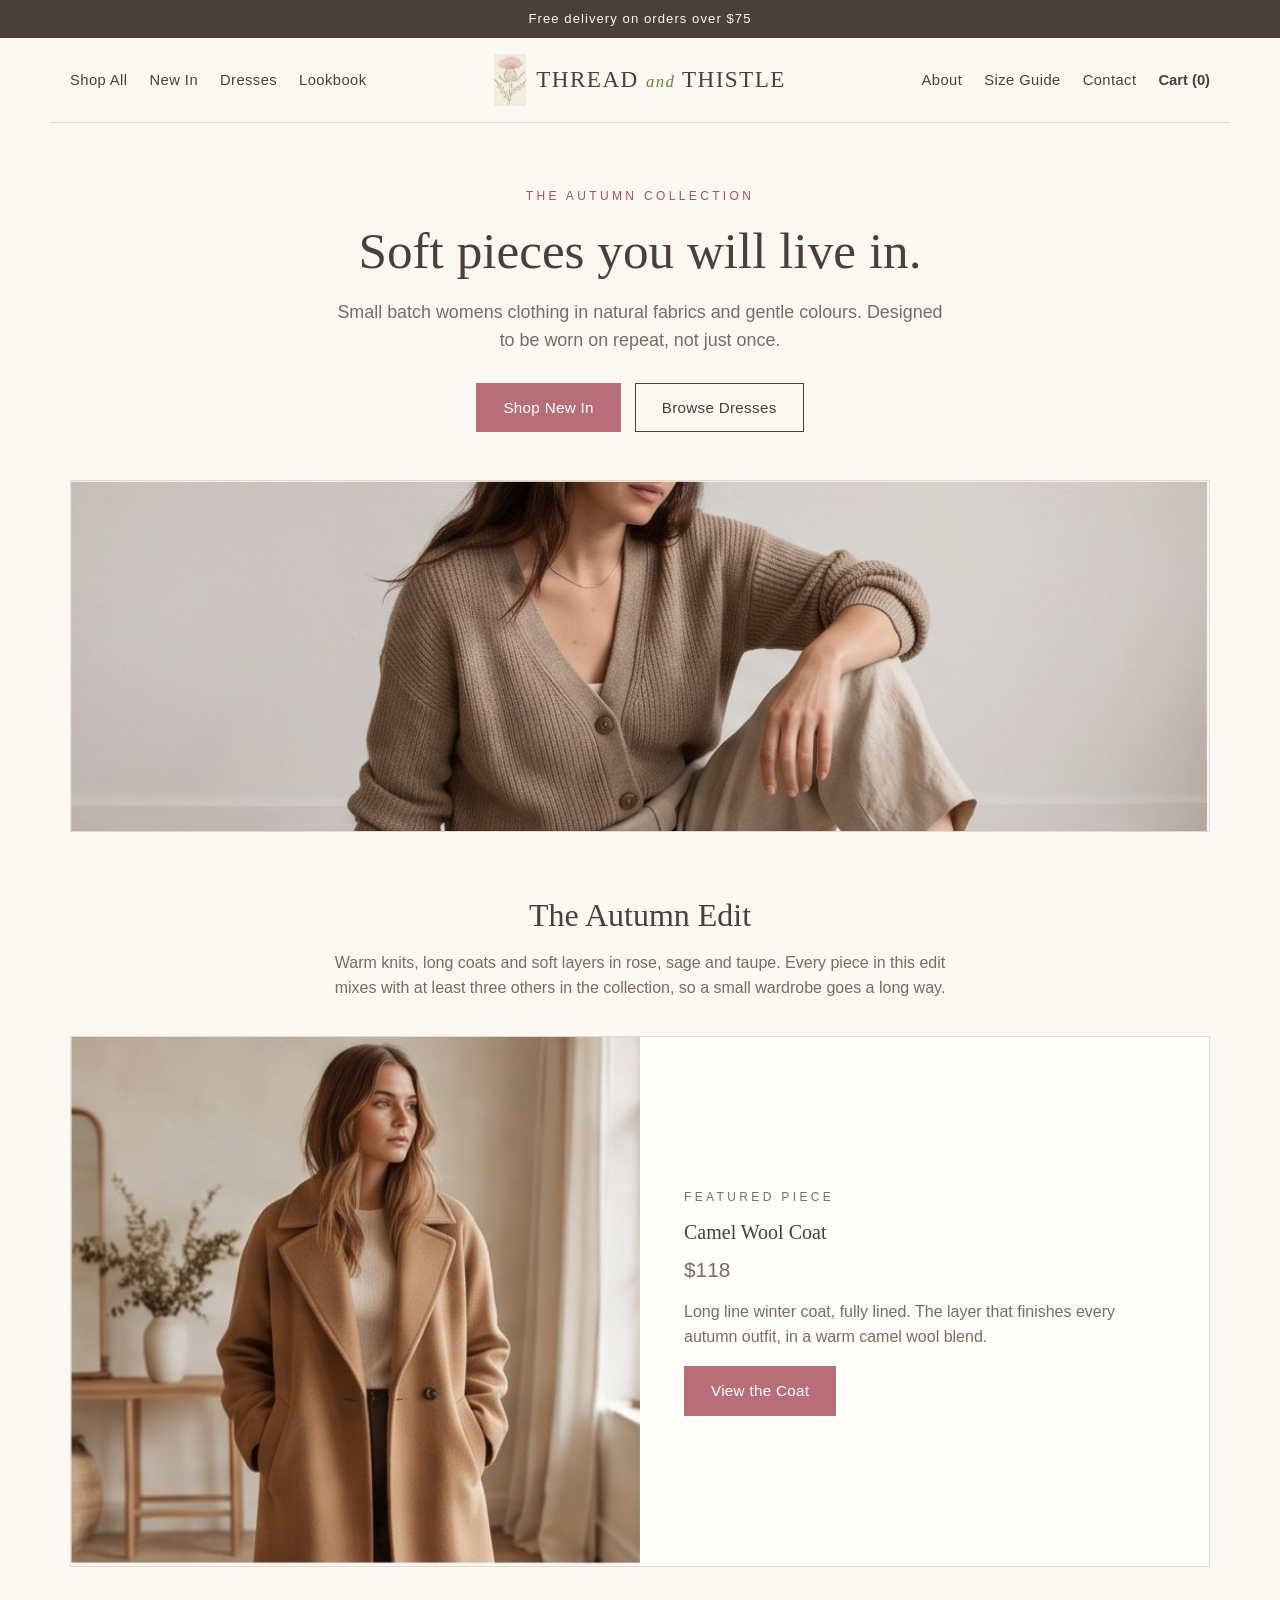
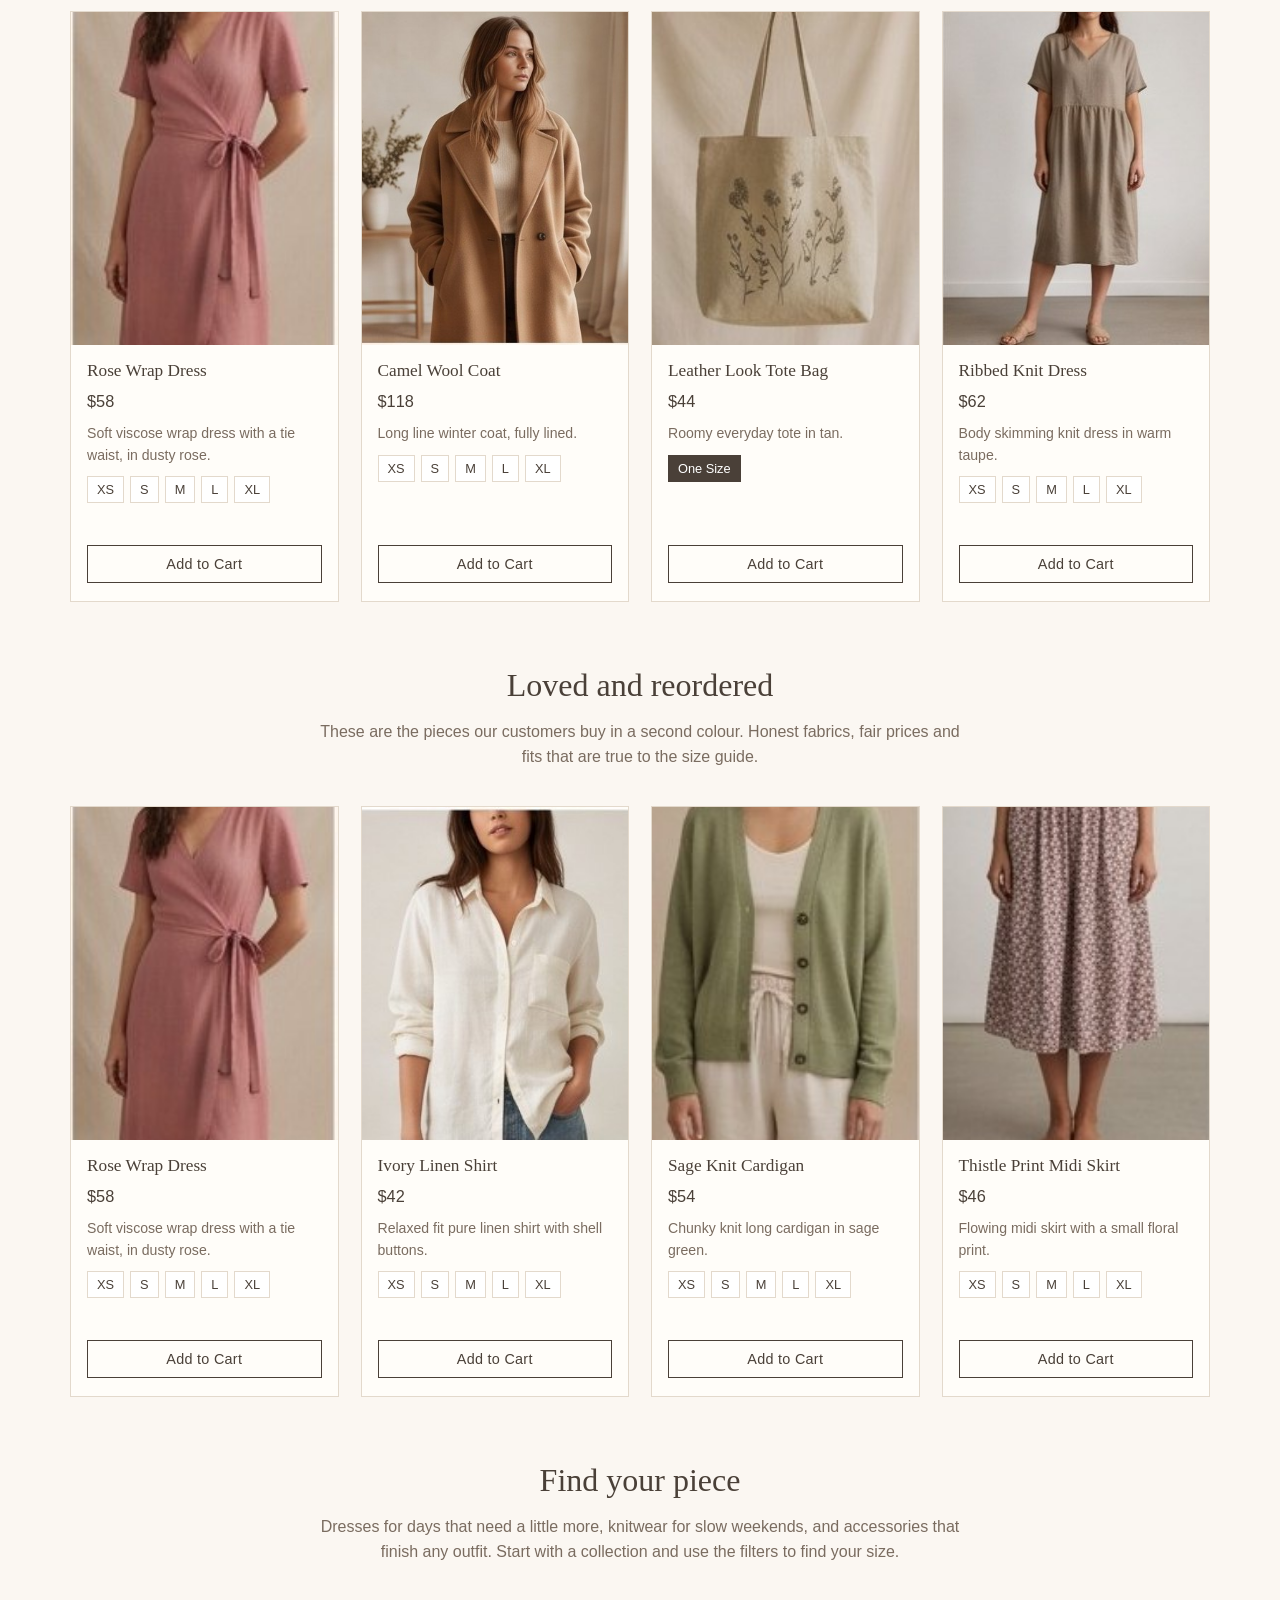
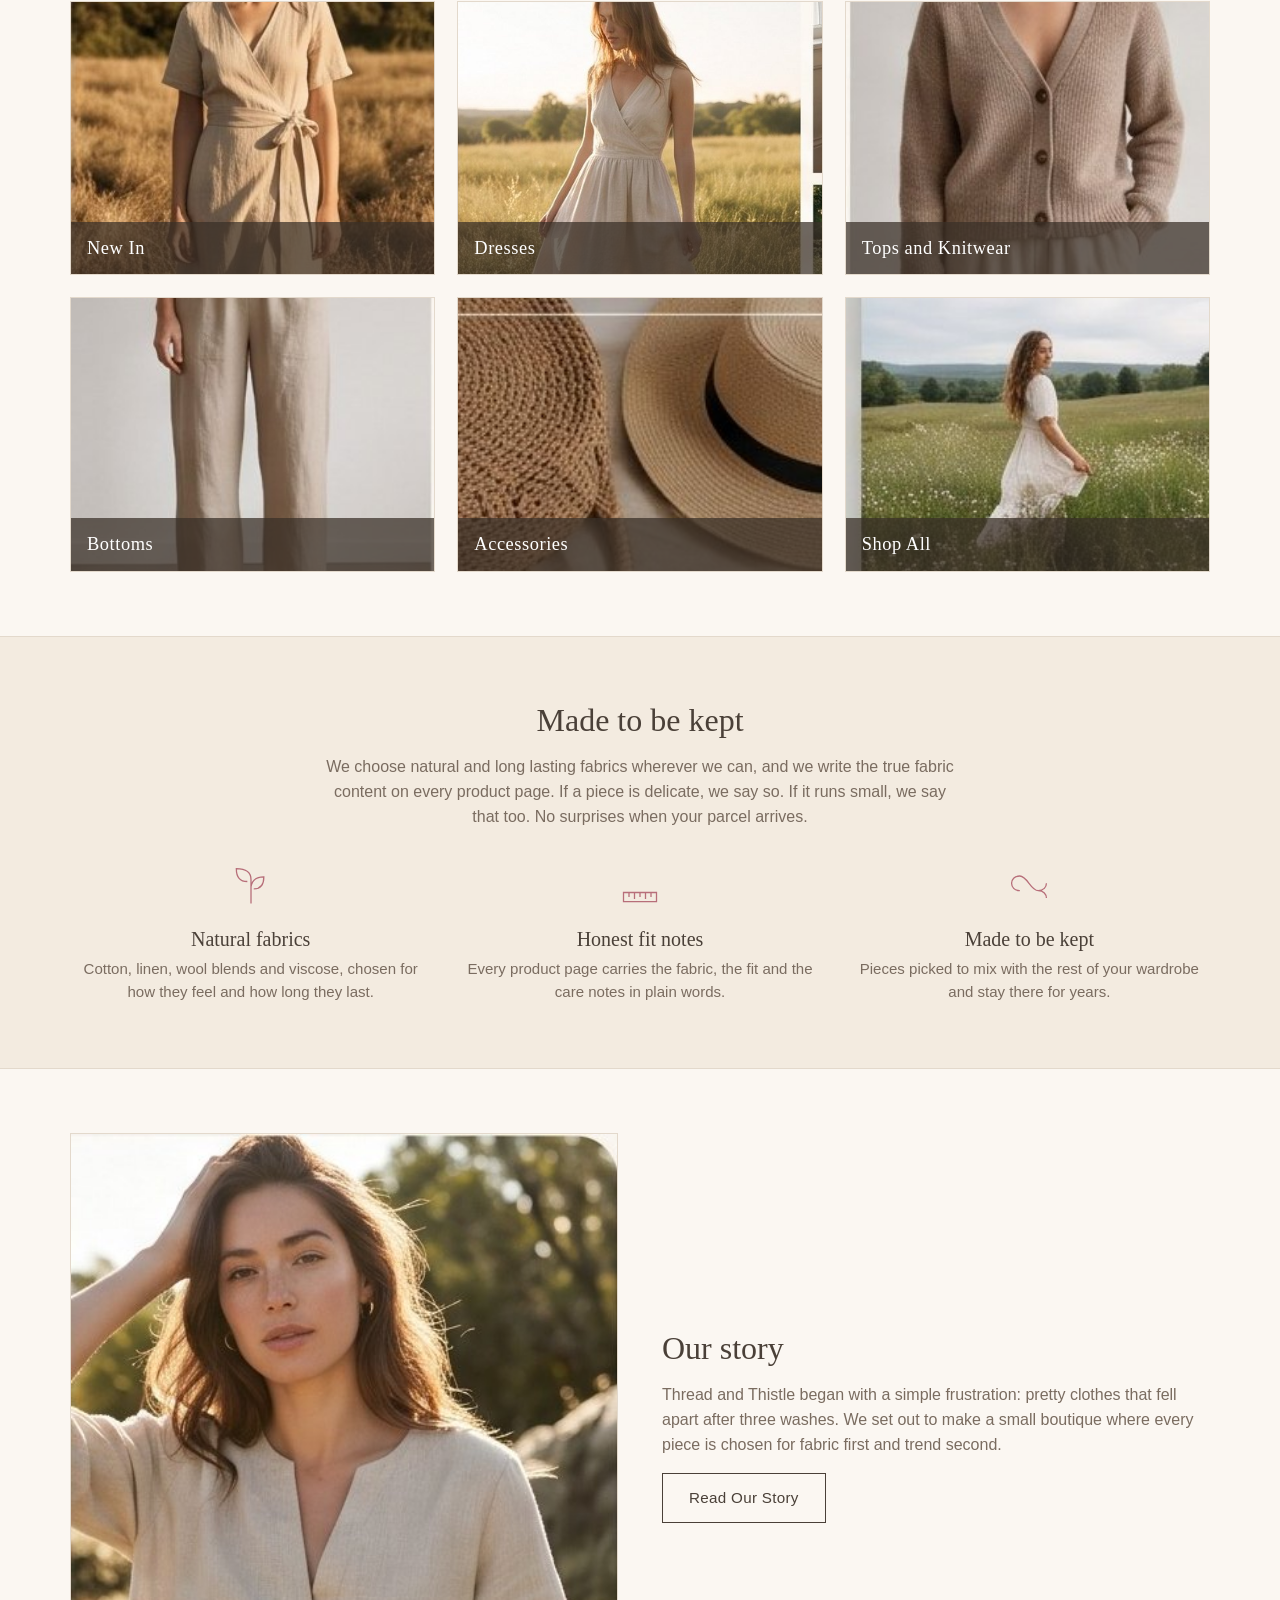
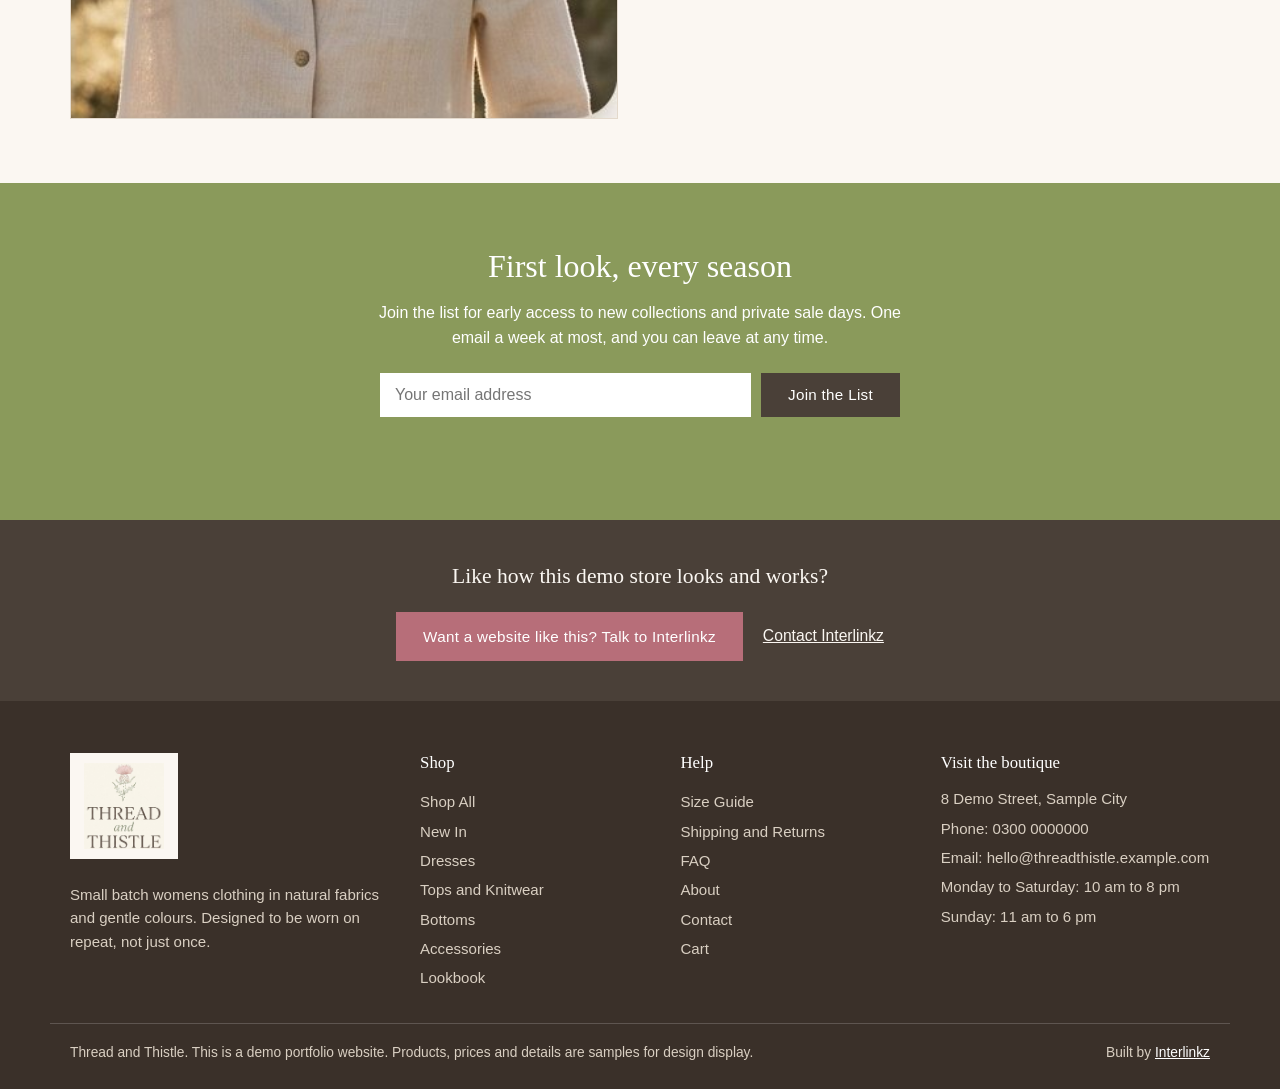
<file: index.html>
<!DOCTYPE html>
<html lang="en">
<head>
<meta charset="UTF-8">
<meta name="viewport" content="width=device-width, initial-scale=1">
<title>Home | Thread and Thistle</title>
<meta name="description" content="Thread and Thistle, a small womens fashion boutique. Soft pieces in natural fabrics and gentle colours. Demo portfolio website.">
<link rel="icon" type="image/png" href="favicon.png">
<link rel="stylesheet" href="css/style.css">
</head>
<body>
<div class="announce">Free delivery on orders over $75</div>
<header class="site-header">
  <button class="nav-toggle" type="button" aria-label="Open menu" aria-expanded="false">
    <svg width="22" height="16" viewBox="0 0 22 16" aria-hidden="true"><path d="M1 1h20M1 8h20M1 15h20" stroke="#4A4038" stroke-width="1.8"/></svg>
  </button>
  <nav class="nav nav-left" aria-label="Shop">
    <a href="shop.html">Shop All</a>
    <a href="collection.html?c=new-in">New In</a>
    <a href="collection.html?c=dresses">Dresses</a>
    <a href="lookbook.html">Lookbook</a>
  </nav>
  <a class="brand" href="index.html" aria-label="Thread and Thistle, home">
    <img class="brand-mark" src="images/logo-mark.jpg" alt="Thread and Thistle thistle mark">
    <span class="brand-name">THREAD <em>and</em> THISTLE</span>
  </a>
  <div class="header-right">
    <nav class="nav nav-right" aria-label="Help and about">
      <a href="about.html">About</a>
      <a href="size-guide.html">Size Guide</a>
      <a href="contact.html">Contact</a>
    </nav>
    <a class="cart-link" href="cart.html">Cart (<span data-cart-count>0</span>)</a>
  </div>
</header>
<nav class="mobile-nav" aria-label="Mobile">
  <a href="shop.html">Shop All</a>
  <a href="collection.html?c=new-in">New In</a>
  <a href="collection.html?c=dresses">Dresses</a>
  <a href="collection.html?c=tops-knitwear">Tops and Knitwear</a>
  <a href="collection.html?c=bottoms">Bottoms</a>
  <a href="collection.html?c=accessories">Accessories</a>
  <a href="lookbook.html">Lookbook</a>
  <a href="about.html">About</a>
  <a href="size-guide.html">Size Guide</a>
  <a href="faq.html">FAQ</a>
  <a href="contact.html">Contact</a>
  <a href="cart.html">Cart</a>
</nav>

<main>
  <section class="hero">
    <p class="eyebrow">The Autumn Collection</p>
    <h1>Soft pieces you will live in.</h1>
    <p class="sub">Small batch womens clothing in natural fabrics and gentle colours. Designed to be worn on repeat, not just once.</p>
    <div class="hero-actions">
      <a class="btn btn-rose" href="collection.html?c=new-in">Shop New In</a>
      <a class="btn btn-outline" href="collection.html?c=dresses">Browse Dresses</a>
    </div>
  </section>
  <div class="hero-photo"><img src="images/hero.jpg" alt="Model wearing a soft taupe knit cardigan" fetchpriority="high"></div>

  <section class="section">
    <div class="wrap">
      <div class="section-head">
        <h2>The Autumn Edit</h2>
        <p>Warm knits, long coats and soft layers in rose, sage and taupe. Every piece in this edit mixes with at least three others in the collection, so a small wardrobe goes a long way.</p>
      </div>
      <div class="feature-block">
        <img src="images/p-camel-wool-coat.jpg" alt="Camel Wool Coat worn by a model">
        <div class="feature-text">
          <p class="eyebrow">Featured piece</p>
          <h3>Camel Wool Coat</h3>
          <p class="price">$118</p>
          <p>Long line winter coat, fully lined. The layer that finishes every autumn outfit, in a warm camel wool blend.</p>
          <a class="btn btn-rose" href="product.html?id=6">View the Coat</a>
        </div>
      </div>
      <div class="grid" id="home-newin"></div>
    </div>
  </section>

  <section class="section" style="padding-top:0">
    <div class="wrap">
      <div class="section-head">
        <h2>Loved and reordered</h2>
        <p>These are the pieces our customers buy in a second colour. Honest fabrics, fair prices and fits that are true to the size guide.</p>
      </div>
      <div class="grid" id="home-best"></div>
    </div>
  </section>

  <section class="section" style="padding-top:0" id="collections">
    <div class="wrap">
      <div class="section-head">
        <h2>Find your piece</h2>
        <p>Dresses for days that need a little more, knitwear for slow weekends, and accessories that finish any outfit. Start with a collection and use the filters to find your size.</p>
      </div>
      <div class="tiles">
        <a class="tile" href="collection.html?c=new-in"><img src="images/tile-new-in.jpg" alt="New In pieces"><span>New In</span></a>
        <a class="tile" href="collection.html?c=dresses"><img src="images/tile-dresses.jpg" alt="Dresses collection"><span>Dresses</span></a>
        <a class="tile" href="collection.html?c=tops-knitwear"><img src="images/tile-knitwear.jpg" alt="Tops and knitwear collection"><span>Tops and Knitwear</span></a>
        <a class="tile" href="collection.html?c=bottoms"><img src="images/tile-bottoms.jpg" alt="Bottoms collection"><span>Bottoms</span></a>
        <a class="tile" href="collection.html?c=accessories"><img src="images/tile-accessories.jpg" alt="Accessories collection"><span>Accessories</span></a>
        <a class="tile" href="shop.html"><img src="images/look-4.jpg" alt="Shop all pieces"><span>Shop All</span></a>
      </div>
    </div>
  </section>

  <section class="section promise">
  <div class="wrap">
    <div class="section-head">
      <h2>Made to be kept</h2>
      <p>We choose natural and long lasting fabrics wherever we can, and we write the true fabric content on every product page. If a piece is delicate, we say so. If it runs small, we say that too. No surprises when your parcel arrives.</p>
    </div>
    <div class="promise-grid">
      <div class="promise-item">
        <svg viewBox="0 0 48 48" aria-hidden="true"><path d="M24 42c0-10 0-18 0-26M24 16C24 8 18 4 8 4c0 10 4 14 12 14M24 24c1-7 6-11 14-11 0 8-3 13-11 13"/></svg>
        <h3>Natural fabrics</h3>
        <p>Cotton, linen, wool blends and viscose, chosen for how they feel and how long they last.</p>
      </div>
      <div class="promise-item">
        <svg viewBox="0 0 48 48" aria-hidden="true"><path d="M6 30h36v10H6zM12 30v5M18 30v7M24 30v5M30 30v7M36 30v5"/></svg>
        <h3>Honest fit notes</h3>
        <p>Every product page carries the fabric, the fit and the care notes in plain words.</p>
      </div>
      <div class="promise-item">
        <svg viewBox="0 0 48 48" aria-hidden="true"><path d="M14 24c-6 0-9-4-9-8s3-8 9-8c8 0 12 16 20 16 6 0 9-4 9-8M34 24c6 0 9 4 9 8" transform="translate(0 4)"/></svg>
        <h3>Made to be kept</h3>
        <p>Pieces picked to mix with the rest of your wardrobe and stay there for years.</p>
      </div>
    </div>
  </div>
</section>

  <section class="section">
    <div class="wrap story">
      <img src="images/about.jpg" alt="Model in a natural linen shirt outdoors">
      <div>
        <h2>Our story</h2>
        <p>Thread and Thistle began with a simple frustration: pretty clothes that fell apart after three washes. We set out to make a small boutique where every piece is chosen for fabric first and trend second.</p>
        <a class="btn btn-outline" href="about.html">Read Our Story</a>
      </div>
    </div>
  </section>

  <section class="section newsletter">
  <div class="wrap">
    <h2>First look, every season</h2>
    <p>Join the list for early access to new collections and private sale days. One email a week at most, and you can leave at any time.</p>
    <form class="newsletter-form" novalidate>
      <input type="email" name="email" placeholder="Your email address" aria-label="Email address" required>
      <button class="btn" type="submit">Join the List</button>
    </form>
    <p class="msg" data-news-msg aria-live="polite"></p>
  </div>
</section>
</main>
<section class="lead-band">
  <p>Like how this demo store looks and works?</p>
  <div class="lead-band-actions">
    <a class="btn btn-rose" href="https://interlinkz.com/contact">Want a website like this? Talk to Interlinkz</a>
    <a class="lead-contact" href="https://interlinkz.com/contact">Contact Interlinkz</a>
  </div>
</section>
<footer class="site-footer">
  <div class="footer-grid">
    <div>
      <span class="footer-logo-card"><img src="images/logo-lockup.jpg" alt="Thread and Thistle logo"></span>
      <p>Small batch womens clothing in natural fabrics and gentle colours. Designed to be worn on repeat, not just once.</p>
    </div>
    <div>
      <h4>Shop</h4>
      <a href="shop.html">Shop All</a>
      <a href="collection.html?c=new-in">New In</a>
      <a href="collection.html?c=dresses">Dresses</a>
      <a href="collection.html?c=tops-knitwear">Tops and Knitwear</a>
      <a href="collection.html?c=bottoms">Bottoms</a>
      <a href="collection.html?c=accessories">Accessories</a>
      <a href="lookbook.html">Lookbook</a>
    </div>
    <div>
      <h4>Help</h4>
      <a href="size-guide.html">Size Guide</a>
      <a href="shipping-returns.html">Shipping and Returns</a>
      <a href="faq.html">FAQ</a>
      <a href="about.html">About</a>
      <a href="contact.html">Contact</a>
      <a href="cart.html">Cart</a>
    </div>
    <div>
      <h4>Visit the boutique</h4>
      <p>8 Demo Street, Sample City</p>
      <p>Phone: 0300 0000000</p>
      <p>Email: hello@threadthistle.example.com</p>
      <p>Monday to Saturday: 10 am to 8 pm</p>
      <p>Sunday: 11 am to 6 pm</p>
    </div>
  </div>
  <div class="footer-bottom">
    <p>Thread and Thistle. This is a demo portfolio website. Products, prices and details are samples for design display.</p>
    <p>Built by <a href="https://interlinkz.com">Interlinkz</a></p>
  </div>
</footer>
<script src="js/store.js"></script>
</body>
</html>
</file>
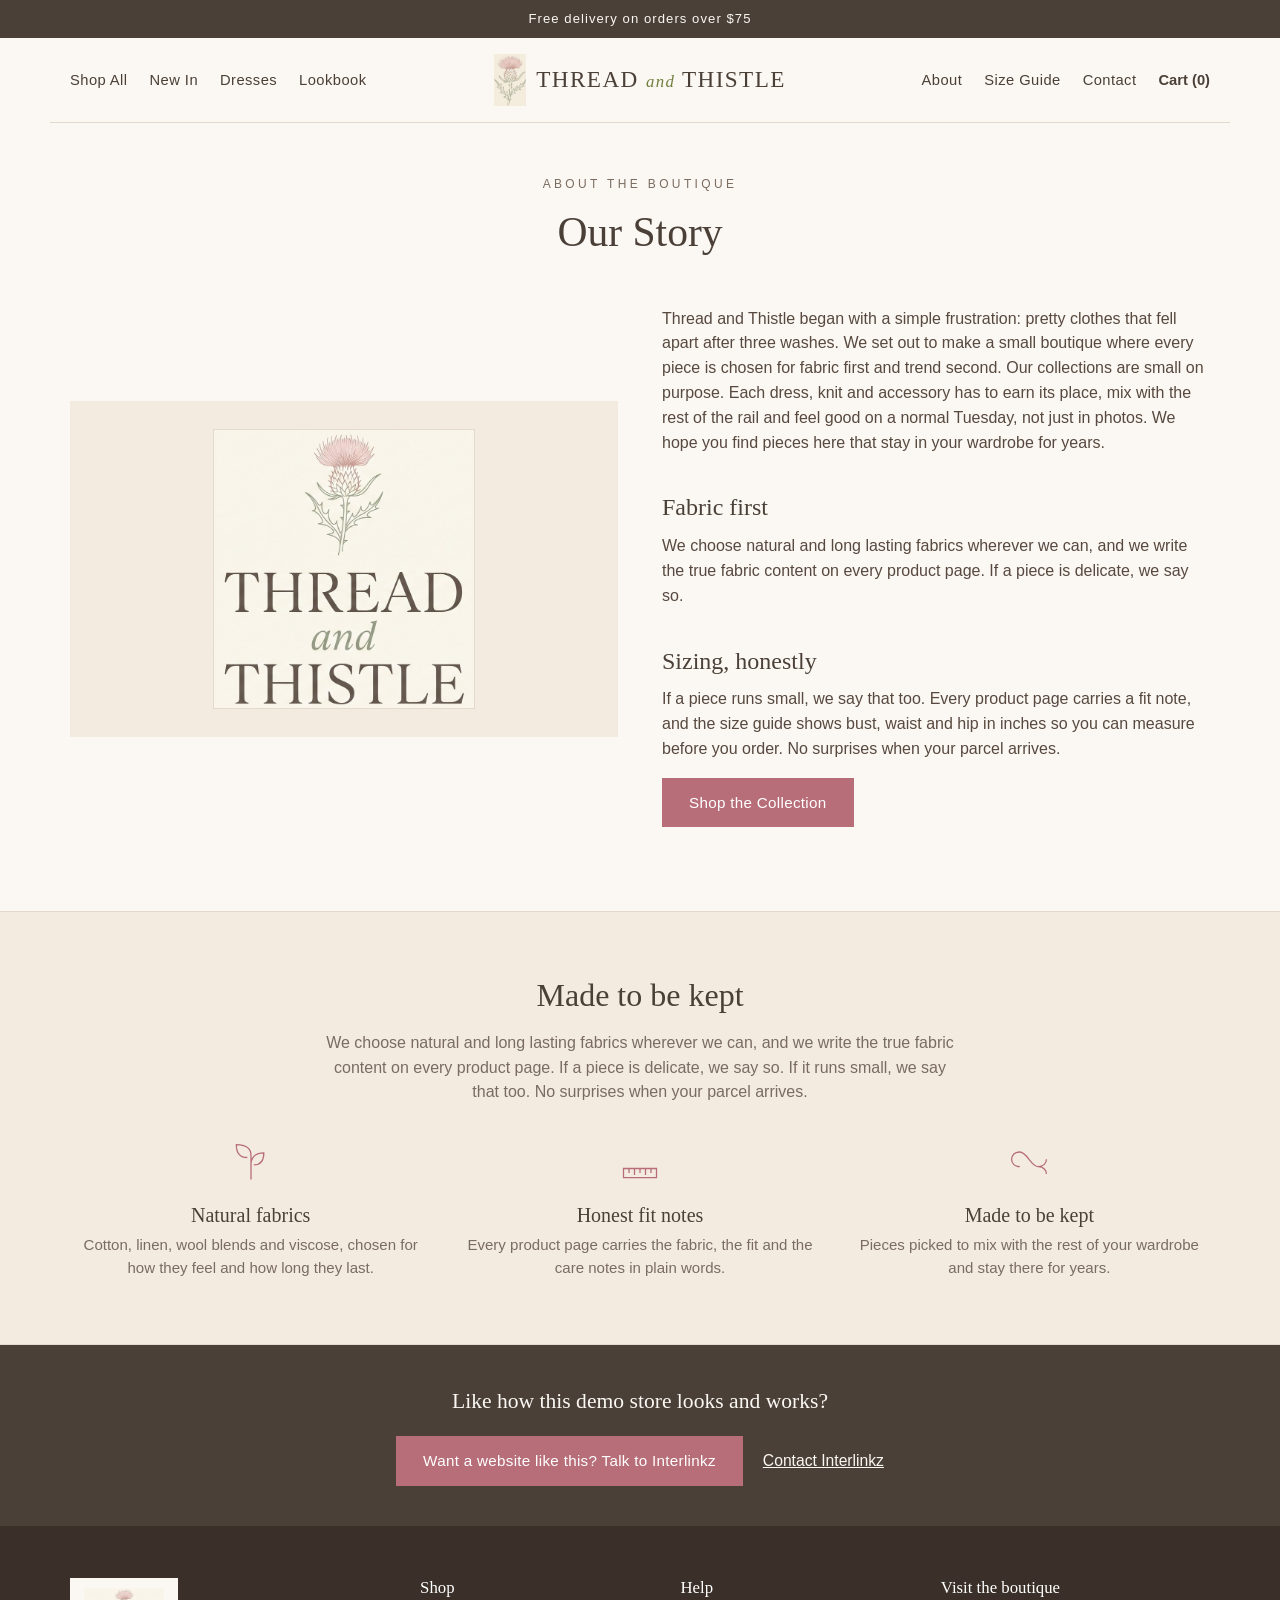
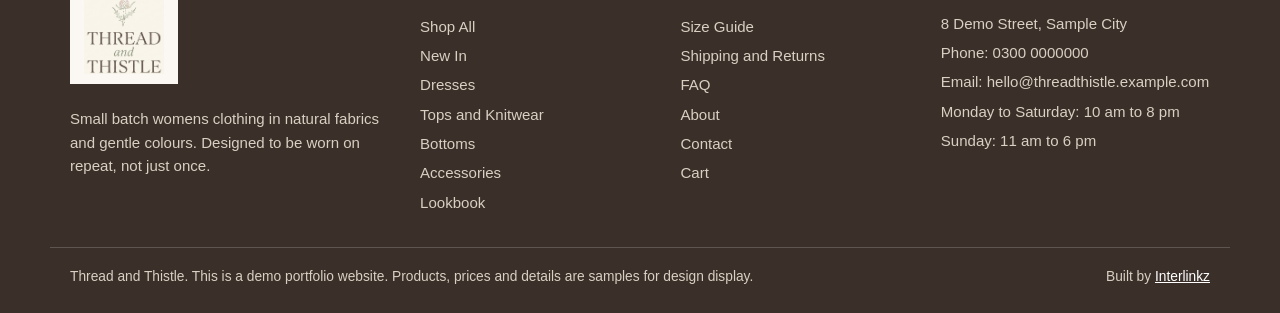
<file: about.html>
<!DOCTYPE html>
<html lang="en">
<head>
<meta charset="UTF-8">
<meta name="viewport" content="width=device-width, initial-scale=1">
<title>About | Thread and Thistle</title>
<meta name="description" content="Thread and Thistle, a small womens fashion boutique. Soft pieces in natural fabrics and gentle colours. Demo portfolio website.">
<link rel="icon" type="image/png" href="favicon.png">
<link rel="stylesheet" href="css/style.css">
</head>
<body>
<div class="announce">Free delivery on orders over $75</div>
<header class="site-header">
  <button class="nav-toggle" type="button" aria-label="Open menu" aria-expanded="false">
    <svg width="22" height="16" viewBox="0 0 22 16" aria-hidden="true"><path d="M1 1h20M1 8h20M1 15h20" stroke="#4A4038" stroke-width="1.8"/></svg>
  </button>
  <nav class="nav nav-left" aria-label="Shop">
    <a href="shop.html">Shop All</a>
    <a href="collection.html?c=new-in">New In</a>
    <a href="collection.html?c=dresses">Dresses</a>
    <a href="lookbook.html">Lookbook</a>
  </nav>
  <a class="brand" href="index.html" aria-label="Thread and Thistle, home">
    <img class="brand-mark" src="images/logo-mark.jpg" alt="Thread and Thistle thistle mark">
    <span class="brand-name">THREAD <em>and</em> THISTLE</span>
  </a>
  <div class="header-right">
    <nav class="nav nav-right" aria-label="Help and about">
      <a href="about.html">About</a>
      <a href="size-guide.html">Size Guide</a>
      <a href="contact.html">Contact</a>
    </nav>
    <a class="cart-link" href="cart.html">Cart (<span data-cart-count>0</span>)</a>
  </div>
</header>
<nav class="mobile-nav" aria-label="Mobile">
  <a href="shop.html">Shop All</a>
  <a href="collection.html?c=new-in">New In</a>
  <a href="collection.html?c=dresses">Dresses</a>
  <a href="collection.html?c=tops-knitwear">Tops and Knitwear</a>
  <a href="collection.html?c=bottoms">Bottoms</a>
  <a href="collection.html?c=accessories">Accessories</a>
  <a href="lookbook.html">Lookbook</a>
  <a href="about.html">About</a>
  <a href="size-guide.html">Size Guide</a>
  <a href="faq.html">FAQ</a>
  <a href="contact.html">Contact</a>
  <a href="cart.html">Cart</a>
</nav>

<main>
  <section class="page-banner">
    <p class="eyebrow">About the boutique</p>
    <h1>Our Story</h1>
  </section>
  <section class="section" style="padding-top:20px">
    <div class="wrap story">
      <span class="footer-logo-card" style="background:var(--ivory-deep);text-align:center;padding:28px"><img src="images/logo-lockup.jpg" alt="Thread and Thistle logo" style="height:280px;width:auto;margin:0 auto"></span>
      <div class="prose" style="margin:0">
        <p>Thread and Thistle began with a simple frustration: pretty clothes that fell apart after three washes. We set out to make a small boutique where every piece is chosen for fabric first and trend second. Our collections are small on purpose. Each dress, knit and accessory has to earn its place, mix with the rest of the rail and feel good on a normal Tuesday, not just in photos. We hope you find pieces here that stay in your wardrobe for years.</p>
        <h2 style="font-size:1.5rem">Fabric first</h2>
        <p>We choose natural and long lasting fabrics wherever we can, and we write the true fabric content on every product page. If a piece is delicate, we say so.</p>
        <h2 style="font-size:1.5rem">Sizing, honestly</h2>
        <p>If a piece runs small, we say that too. Every product page carries a fit note, and the size guide shows bust, waist and hip in inches so you can measure before you order. No surprises when your parcel arrives.</p>
        <a class="btn btn-rose" href="shop.html">Shop the Collection</a>
      </div>
    </div>
  </section>
  <section class="section promise">
  <div class="wrap">
    <div class="section-head">
      <h2>Made to be kept</h2>
      <p>We choose natural and long lasting fabrics wherever we can, and we write the true fabric content on every product page. If a piece is delicate, we say so. If it runs small, we say that too. No surprises when your parcel arrives.</p>
    </div>
    <div class="promise-grid">
      <div class="promise-item">
        <svg viewBox="0 0 48 48" aria-hidden="true"><path d="M24 42c0-10 0-18 0-26M24 16C24 8 18 4 8 4c0 10 4 14 12 14M24 24c1-7 6-11 14-11 0 8-3 13-11 13"/></svg>
        <h3>Natural fabrics</h3>
        <p>Cotton, linen, wool blends and viscose, chosen for how they feel and how long they last.</p>
      </div>
      <div class="promise-item">
        <svg viewBox="0 0 48 48" aria-hidden="true"><path d="M6 30h36v10H6zM12 30v5M18 30v7M24 30v5M30 30v7M36 30v5"/></svg>
        <h3>Honest fit notes</h3>
        <p>Every product page carries the fabric, the fit and the care notes in plain words.</p>
      </div>
      <div class="promise-item">
        <svg viewBox="0 0 48 48" aria-hidden="true"><path d="M14 24c-6 0-9-4-9-8s3-8 9-8c8 0 12 16 20 16 6 0 9-4 9-8M34 24c6 0 9 4 9 8" transform="translate(0 4)"/></svg>
        <h3>Made to be kept</h3>
        <p>Pieces picked to mix with the rest of your wardrobe and stay there for years.</p>
      </div>
    </div>
  </div>
</section>
</main>
<section class="lead-band">
  <p>Like how this demo store looks and works?</p>
  <div class="lead-band-actions">
    <a class="btn btn-rose" href="https://interlinkz.com/contact">Want a website like this? Talk to Interlinkz</a>
    <a class="lead-contact" href="https://interlinkz.com/contact">Contact Interlinkz</a>
  </div>
</section>
<footer class="site-footer">
  <div class="footer-grid">
    <div>
      <span class="footer-logo-card"><img src="images/logo-lockup.jpg" alt="Thread and Thistle logo"></span>
      <p>Small batch womens clothing in natural fabrics and gentle colours. Designed to be worn on repeat, not just once.</p>
    </div>
    <div>
      <h4>Shop</h4>
      <a href="shop.html">Shop All</a>
      <a href="collection.html?c=new-in">New In</a>
      <a href="collection.html?c=dresses">Dresses</a>
      <a href="collection.html?c=tops-knitwear">Tops and Knitwear</a>
      <a href="collection.html?c=bottoms">Bottoms</a>
      <a href="collection.html?c=accessories">Accessories</a>
      <a href="lookbook.html">Lookbook</a>
    </div>
    <div>
      <h4>Help</h4>
      <a href="size-guide.html">Size Guide</a>
      <a href="shipping-returns.html">Shipping and Returns</a>
      <a href="faq.html">FAQ</a>
      <a href="about.html">About</a>
      <a href="contact.html">Contact</a>
      <a href="cart.html">Cart</a>
    </div>
    <div>
      <h4>Visit the boutique</h4>
      <p>8 Demo Street, Sample City</p>
      <p>Phone: 0300 0000000</p>
      <p>Email: hello@threadthistle.example.com</p>
      <p>Monday to Saturday: 10 am to 8 pm</p>
      <p>Sunday: 11 am to 6 pm</p>
    </div>
  </div>
  <div class="footer-bottom">
    <p>Thread and Thistle. This is a demo portfolio website. Products, prices and details are samples for design display.</p>
    <p>Built by <a href="https://interlinkz.com">Interlinkz</a></p>
  </div>
</footer>
<script src="js/store.js"></script>
</body>
</html>
</file>
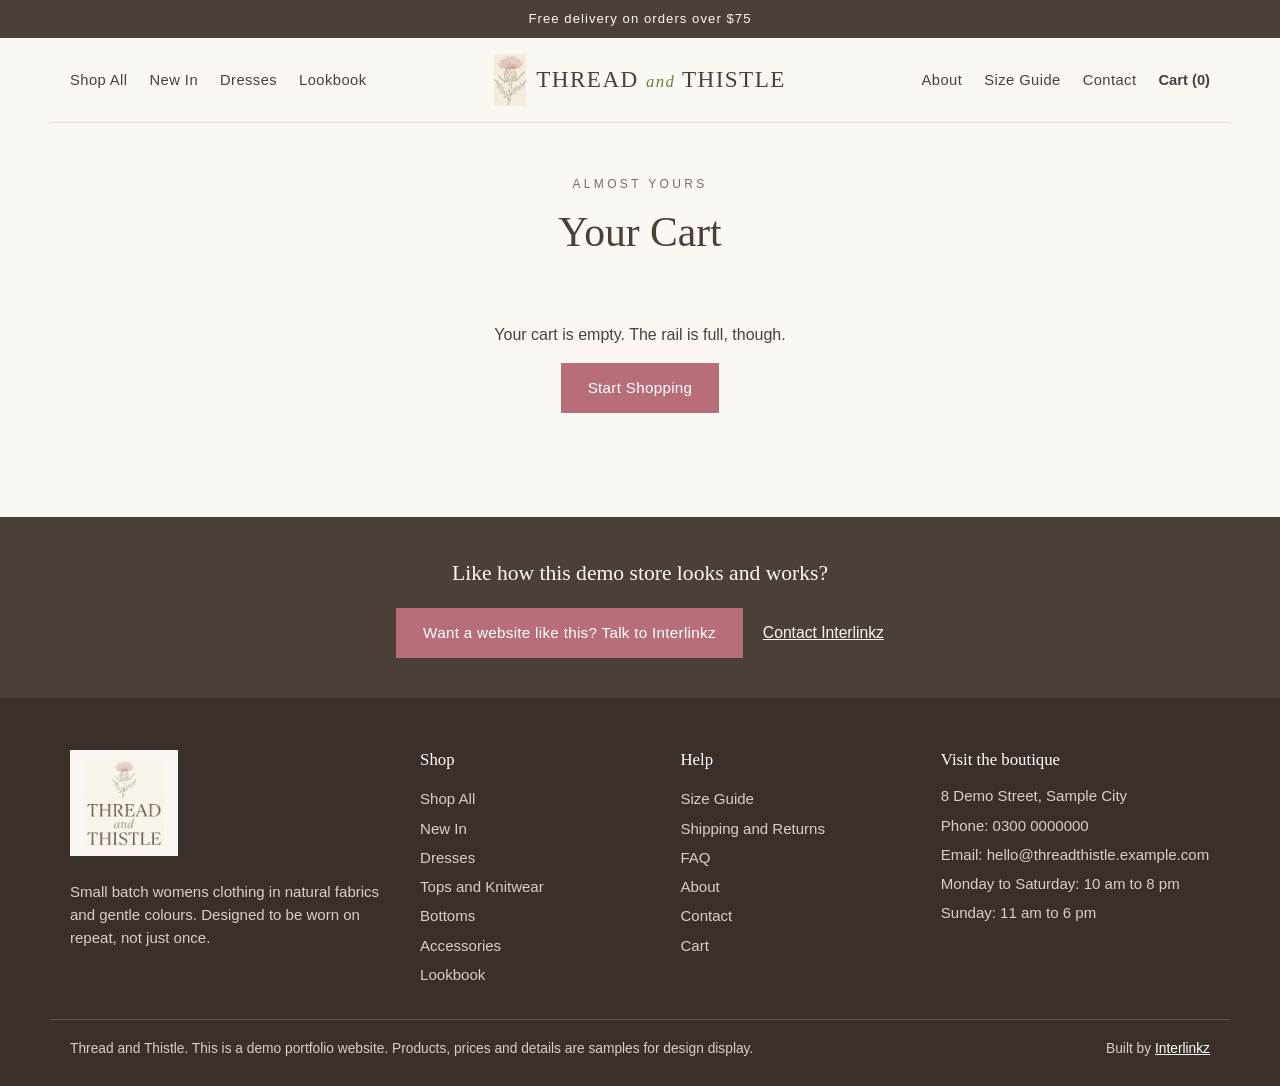
<file: cart.html>
<!DOCTYPE html>
<html lang="en">
<head>
<meta charset="UTF-8">
<meta name="viewport" content="width=device-width, initial-scale=1">
<title>Your Cart | Thread and Thistle</title>
<meta name="description" content="Thread and Thistle, a small womens fashion boutique. Soft pieces in natural fabrics and gentle colours. Demo portfolio website.">
<link rel="icon" type="image/png" href="favicon.png">
<link rel="stylesheet" href="css/style.css">
</head>
<body>
<div class="announce">Free delivery on orders over $75</div>
<header class="site-header">
  <button class="nav-toggle" type="button" aria-label="Open menu" aria-expanded="false">
    <svg width="22" height="16" viewBox="0 0 22 16" aria-hidden="true"><path d="M1 1h20M1 8h20M1 15h20" stroke="#4A4038" stroke-width="1.8"/></svg>
  </button>
  <nav class="nav nav-left" aria-label="Shop">
    <a href="shop.html">Shop All</a>
    <a href="collection.html?c=new-in">New In</a>
    <a href="collection.html?c=dresses">Dresses</a>
    <a href="lookbook.html">Lookbook</a>
  </nav>
  <a class="brand" href="index.html" aria-label="Thread and Thistle, home">
    <img class="brand-mark" src="images/logo-mark.jpg" alt="Thread and Thistle thistle mark">
    <span class="brand-name">THREAD <em>and</em> THISTLE</span>
  </a>
  <div class="header-right">
    <nav class="nav nav-right" aria-label="Help and about">
      <a href="about.html">About</a>
      <a href="size-guide.html">Size Guide</a>
      <a href="contact.html">Contact</a>
    </nav>
    <a class="cart-link" href="cart.html">Cart (<span data-cart-count>0</span>)</a>
  </div>
</header>
<nav class="mobile-nav" aria-label="Mobile">
  <a href="shop.html">Shop All</a>
  <a href="collection.html?c=new-in">New In</a>
  <a href="collection.html?c=dresses">Dresses</a>
  <a href="collection.html?c=tops-knitwear">Tops and Knitwear</a>
  <a href="collection.html?c=bottoms">Bottoms</a>
  <a href="collection.html?c=accessories">Accessories</a>
  <a href="lookbook.html">Lookbook</a>
  <a href="about.html">About</a>
  <a href="size-guide.html">Size Guide</a>
  <a href="faq.html">FAQ</a>
  <a href="contact.html">Contact</a>
  <a href="cart.html">Cart</a>
</nav>

<main>
  <section class="page-banner">
    <p class="eyebrow">Almost yours</p>
    <h1>Your Cart</h1>
  </section>
  <section class="section" style="padding-top:16px">
    <div class="wrap" id="cart-root">
      <div id="cart-empty" style="display:none;text-align:center;padding:20px 0 40px">
        <p>Your cart is empty. The rail is full, though.</p>
        <a class="btn btn-rose" href="shop.html">Start Shopping</a>
      </div>
      <div class="cart-layout" id="cart-main">
        <div>
          <div class="free-note" id="free-note"></div>
          <div id="cart-lines"></div>
          <p style="margin-top:22px"><a href="shop.html">Continue shopping</a></p>
        </div>
        <aside class="summary">
          <h3>Order summary</h3>
          <div class="row"><span>Subtotal</span><span id="cart-subtotal">$0</span></div>
          <div class="row"><span>Standard delivery</span><span id="cart-delivery">$5</span></div>
          <div class="row total"><span>Total</span><span id="cart-total">$0</span></div>
          <a class="btn btn-rose" href="checkout.html">Go to Checkout</a>
          <p style="font-size:.85rem;color:var(--taupe-soft);margin-top:12px">Demo checkout. No real payment is taken.</p>
        </aside>
      </div>
    </div>
  </section>
</main>
<section class="lead-band">
  <p>Like how this demo store looks and works?</p>
  <div class="lead-band-actions">
    <a class="btn btn-rose" href="https://interlinkz.com/contact">Want a website like this? Talk to Interlinkz</a>
    <a class="lead-contact" href="https://interlinkz.com/contact">Contact Interlinkz</a>
  </div>
</section>
<footer class="site-footer">
  <div class="footer-grid">
    <div>
      <span class="footer-logo-card"><img src="images/logo-lockup.jpg" alt="Thread and Thistle logo"></span>
      <p>Small batch womens clothing in natural fabrics and gentle colours. Designed to be worn on repeat, not just once.</p>
    </div>
    <div>
      <h4>Shop</h4>
      <a href="shop.html">Shop All</a>
      <a href="collection.html?c=new-in">New In</a>
      <a href="collection.html?c=dresses">Dresses</a>
      <a href="collection.html?c=tops-knitwear">Tops and Knitwear</a>
      <a href="collection.html?c=bottoms">Bottoms</a>
      <a href="collection.html?c=accessories">Accessories</a>
      <a href="lookbook.html">Lookbook</a>
    </div>
    <div>
      <h4>Help</h4>
      <a href="size-guide.html">Size Guide</a>
      <a href="shipping-returns.html">Shipping and Returns</a>
      <a href="faq.html">FAQ</a>
      <a href="about.html">About</a>
      <a href="contact.html">Contact</a>
      <a href="cart.html">Cart</a>
    </div>
    <div>
      <h4>Visit the boutique</h4>
      <p>8 Demo Street, Sample City</p>
      <p>Phone: 0300 0000000</p>
      <p>Email: hello@threadthistle.example.com</p>
      <p>Monday to Saturday: 10 am to 8 pm</p>
      <p>Sunday: 11 am to 6 pm</p>
    </div>
  </div>
  <div class="footer-bottom">
    <p>Thread and Thistle. This is a demo portfolio website. Products, prices and details are samples for design display.</p>
    <p>Built by <a href="https://interlinkz.com">Interlinkz</a></p>
  </div>
</footer>
<script src="js/store.js"></script>
</body>
</html>
</file>
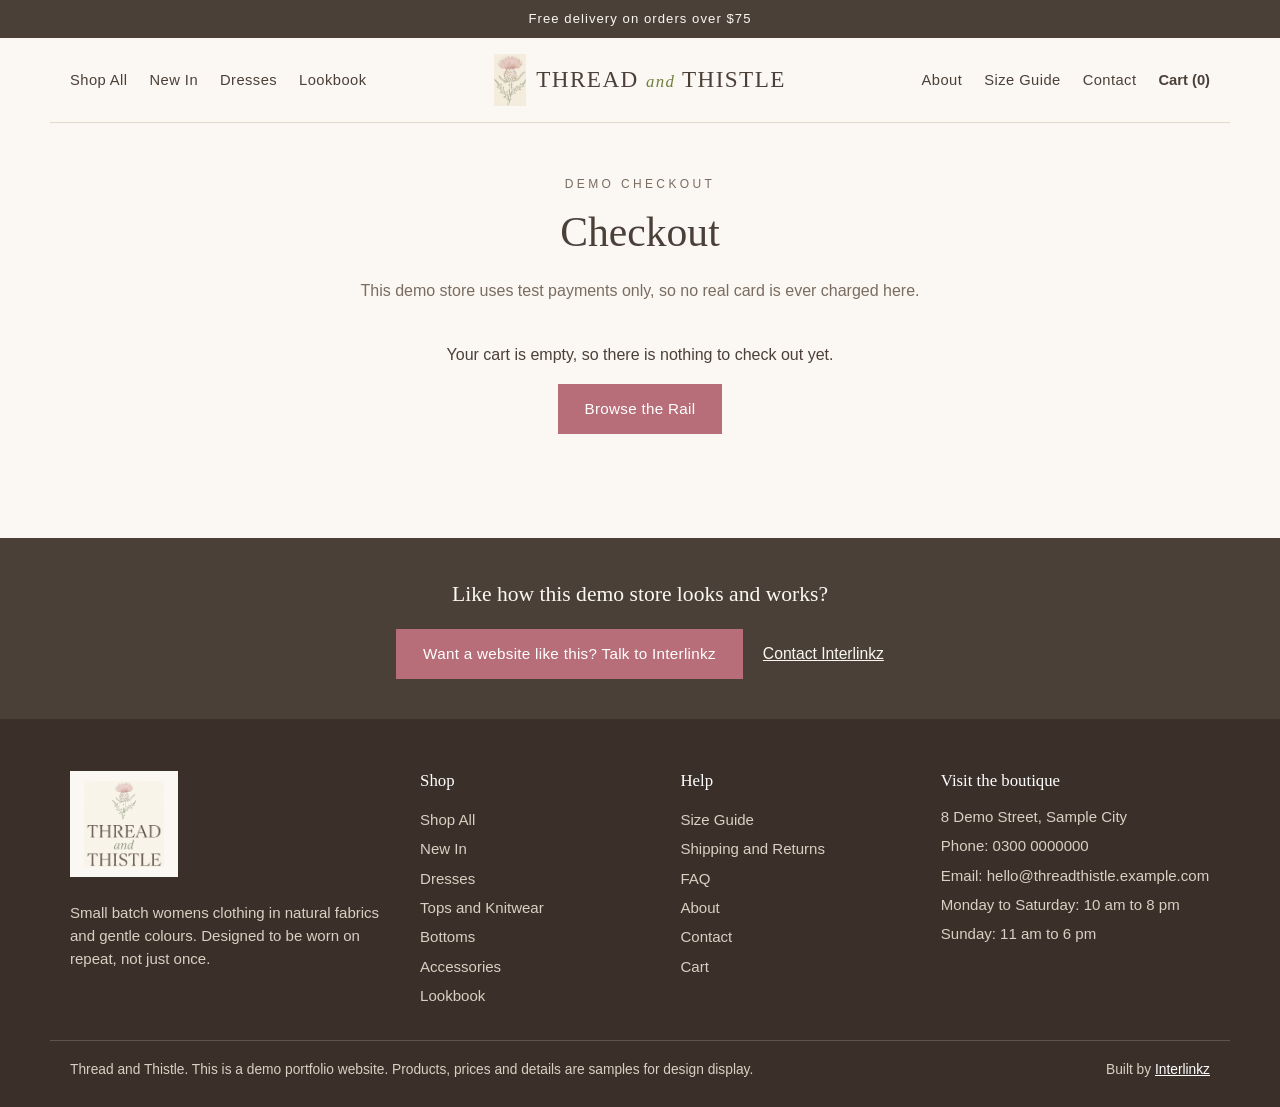
<file: checkout.html>
<!DOCTYPE html>
<html lang="en">
<head>
<meta charset="UTF-8">
<meta name="viewport" content="width=device-width, initial-scale=1">
<title>Checkout | Thread and Thistle</title>
<meta name="description" content="Thread and Thistle, a small womens fashion boutique. Soft pieces in natural fabrics and gentle colours. Demo portfolio website.">
<link rel="icon" type="image/png" href="favicon.png">
<link rel="stylesheet" href="css/style.css">
</head>
<body>
<div class="announce">Free delivery on orders over $75</div>
<header class="site-header">
  <button class="nav-toggle" type="button" aria-label="Open menu" aria-expanded="false">
    <svg width="22" height="16" viewBox="0 0 22 16" aria-hidden="true"><path d="M1 1h20M1 8h20M1 15h20" stroke="#4A4038" stroke-width="1.8"/></svg>
  </button>
  <nav class="nav nav-left" aria-label="Shop">
    <a href="shop.html">Shop All</a>
    <a href="collection.html?c=new-in">New In</a>
    <a href="collection.html?c=dresses">Dresses</a>
    <a href="lookbook.html">Lookbook</a>
  </nav>
  <a class="brand" href="index.html" aria-label="Thread and Thistle, home">
    <img class="brand-mark" src="images/logo-mark.jpg" alt="Thread and Thistle thistle mark">
    <span class="brand-name">THREAD <em>and</em> THISTLE</span>
  </a>
  <div class="header-right">
    <nav class="nav nav-right" aria-label="Help and about">
      <a href="about.html">About</a>
      <a href="size-guide.html">Size Guide</a>
      <a href="contact.html">Contact</a>
    </nav>
    <a class="cart-link" href="cart.html">Cart (<span data-cart-count>0</span>)</a>
  </div>
</header>
<nav class="mobile-nav" aria-label="Mobile">
  <a href="shop.html">Shop All</a>
  <a href="collection.html?c=new-in">New In</a>
  <a href="collection.html?c=dresses">Dresses</a>
  <a href="collection.html?c=tops-knitwear">Tops and Knitwear</a>
  <a href="collection.html?c=bottoms">Bottoms</a>
  <a href="collection.html?c=accessories">Accessories</a>
  <a href="lookbook.html">Lookbook</a>
  <a href="about.html">About</a>
  <a href="size-guide.html">Size Guide</a>
  <a href="faq.html">FAQ</a>
  <a href="contact.html">Contact</a>
  <a href="cart.html">Cart</a>
</nav>

<main>
  <section class="page-banner">
    <p class="eyebrow">Demo checkout</p>
    <h1>Checkout</h1>
    <p>This demo store uses test payments only, so no real card is ever charged here.</p>
  </section>
  <section class="section" style="padding-top:16px">
    <div class="wrap">
      <div id="checkout-empty" style="display:none;text-align:center;padding-bottom:40px">
        <p>Your cart is empty, so there is nothing to check out yet.</p>
        <a class="btn btn-rose" href="shop.html">Browse the Rail</a>
      </div>
      <div class="cart-layout" id="checkout-main">
        <form id="checkout-form" novalidate>
          <h2 style="font-size:1.5rem">Contact</h2>
          <div class="form-grid">
            <div class="field full">
          <label for="co-email">Email address</label>
          <input type="email" id="co-email" name="co-email" placeholder="you@example.com" required>
          <span class="err">Please fill in this field.</span>
        </div>
            <div class="field">
          <label for="co-phone">Phone number</label>
          <input type="tel" id="co-phone" name="co-phone" placeholder="0300 0000000" required>
          <span class="err">Please fill in this field.</span>
        </div>
          </div>
          <h2 style="font-size:1.5rem;margin-top:32px">Delivery address</h2>
          <div class="form-grid">
            <div class="field">
          <label for="co-first">First name</label>
          <input type="text" id="co-first" name="co-first" placeholder="" required>
          <span class="err">Please fill in this field.</span>
        </div>
            <div class="field">
          <label for="co-last">Last name</label>
          <input type="text" id="co-last" name="co-last" placeholder="" required>
          <span class="err">Please fill in this field.</span>
        </div>
            <div class="field full">
          <label for="co-address">Street address</label>
          <input type="text" id="co-address" name="co-address" placeholder="House, street, area" required>
          <span class="err">Please fill in this field.</span>
        </div>
            <div class="field">
          <label for="co-city">City</label>
          <input type="text" id="co-city" name="co-city" placeholder="" required>
          <span class="err">Please fill in this field.</span>
        </div>
            <div class="field">
          <label for="co-postcode">Postcode</label>
          <input type="text" id="co-postcode" name="co-postcode" placeholder="" required>
          <span class="err">Please fill in this field.</span>
        </div>
          </div>
          <h2 style="font-size:1.5rem;margin-top:32px">Delivery method</h2>
          <div class="radio-row">
            <label class="radio-card"><input type="radio" name="delivery" checked>
              <span>Standard delivery, 3 to 5 working days<small id="delivery-cost-note">$5. Free on orders over $75.</small></span></label>
          </div>
          <h2 style="font-size:1.5rem;margin-top:32px">Payment</h2>
          <div class="radio-row">
            <label class="radio-card"><input type="radio" name="payment" checked>
              <span>Card payment<small>Demo only. No real card is charged.</small></span></label>
            <label class="radio-card"><input type="radio" name="payment">
              <span>Cash on delivery<small>Pay when your parcel arrives. Demo only.</small></span></label>
          </div>
          <p class="msg" id="checkout-msg" aria-live="polite"></p>
          <button class="btn btn-rose" type="submit" style="margin-top:14px;width:100%">Place Demo Order</button>
        </form>
        <aside class="summary">
          <h3>Order summary</h3>
          <div id="summary-lines"></div>
          <div class="row"><span>Subtotal</span><span id="co-subtotal">$0</span></div>
          <div class="row"><span>Standard delivery</span><span id="co-delivery">$5</span></div>
          <div class="row total"><span>Total</span><span id="co-total">$0</span></div>
        </aside>
      </div>
      <div class="success-box" id="checkout-success" style="display:none">
        <div class="tick">&#10003;</div>
        <h2>Thank you, your demo order is placed.</h2>
        <p>Your order number is <strong id="order-number"></strong>.</p>
        <p>This is a demo store, so no payment was taken and nothing will be shipped. In a live store you would now get a confirmation email.</p>
        <a class="btn btn-rose" href="shop.html">Keep Shopping</a>
      </div>
    </div>
  </section>
</main>
<section class="lead-band">
  <p>Like how this demo store looks and works?</p>
  <div class="lead-band-actions">
    <a class="btn btn-rose" href="https://interlinkz.com/contact">Want a website like this? Talk to Interlinkz</a>
    <a class="lead-contact" href="https://interlinkz.com/contact">Contact Interlinkz</a>
  </div>
</section>
<footer class="site-footer">
  <div class="footer-grid">
    <div>
      <span class="footer-logo-card"><img src="images/logo-lockup.jpg" alt="Thread and Thistle logo"></span>
      <p>Small batch womens clothing in natural fabrics and gentle colours. Designed to be worn on repeat, not just once.</p>
    </div>
    <div>
      <h4>Shop</h4>
      <a href="shop.html">Shop All</a>
      <a href="collection.html?c=new-in">New In</a>
      <a href="collection.html?c=dresses">Dresses</a>
      <a href="collection.html?c=tops-knitwear">Tops and Knitwear</a>
      <a href="collection.html?c=bottoms">Bottoms</a>
      <a href="collection.html?c=accessories">Accessories</a>
      <a href="lookbook.html">Lookbook</a>
    </div>
    <div>
      <h4>Help</h4>
      <a href="size-guide.html">Size Guide</a>
      <a href="shipping-returns.html">Shipping and Returns</a>
      <a href="faq.html">FAQ</a>
      <a href="about.html">About</a>
      <a href="contact.html">Contact</a>
      <a href="cart.html">Cart</a>
    </div>
    <div>
      <h4>Visit the boutique</h4>
      <p>8 Demo Street, Sample City</p>
      <p>Phone: 0300 0000000</p>
      <p>Email: hello@threadthistle.example.com</p>
      <p>Monday to Saturday: 10 am to 8 pm</p>
      <p>Sunday: 11 am to 6 pm</p>
    </div>
  </div>
  <div class="footer-bottom">
    <p>Thread and Thistle. This is a demo portfolio website. Products, prices and details are samples for design display.</p>
    <p>Built by <a href="https://interlinkz.com">Interlinkz</a></p>
  </div>
</footer>
<script src="js/store.js"></script>
</body>
</html>
</file>
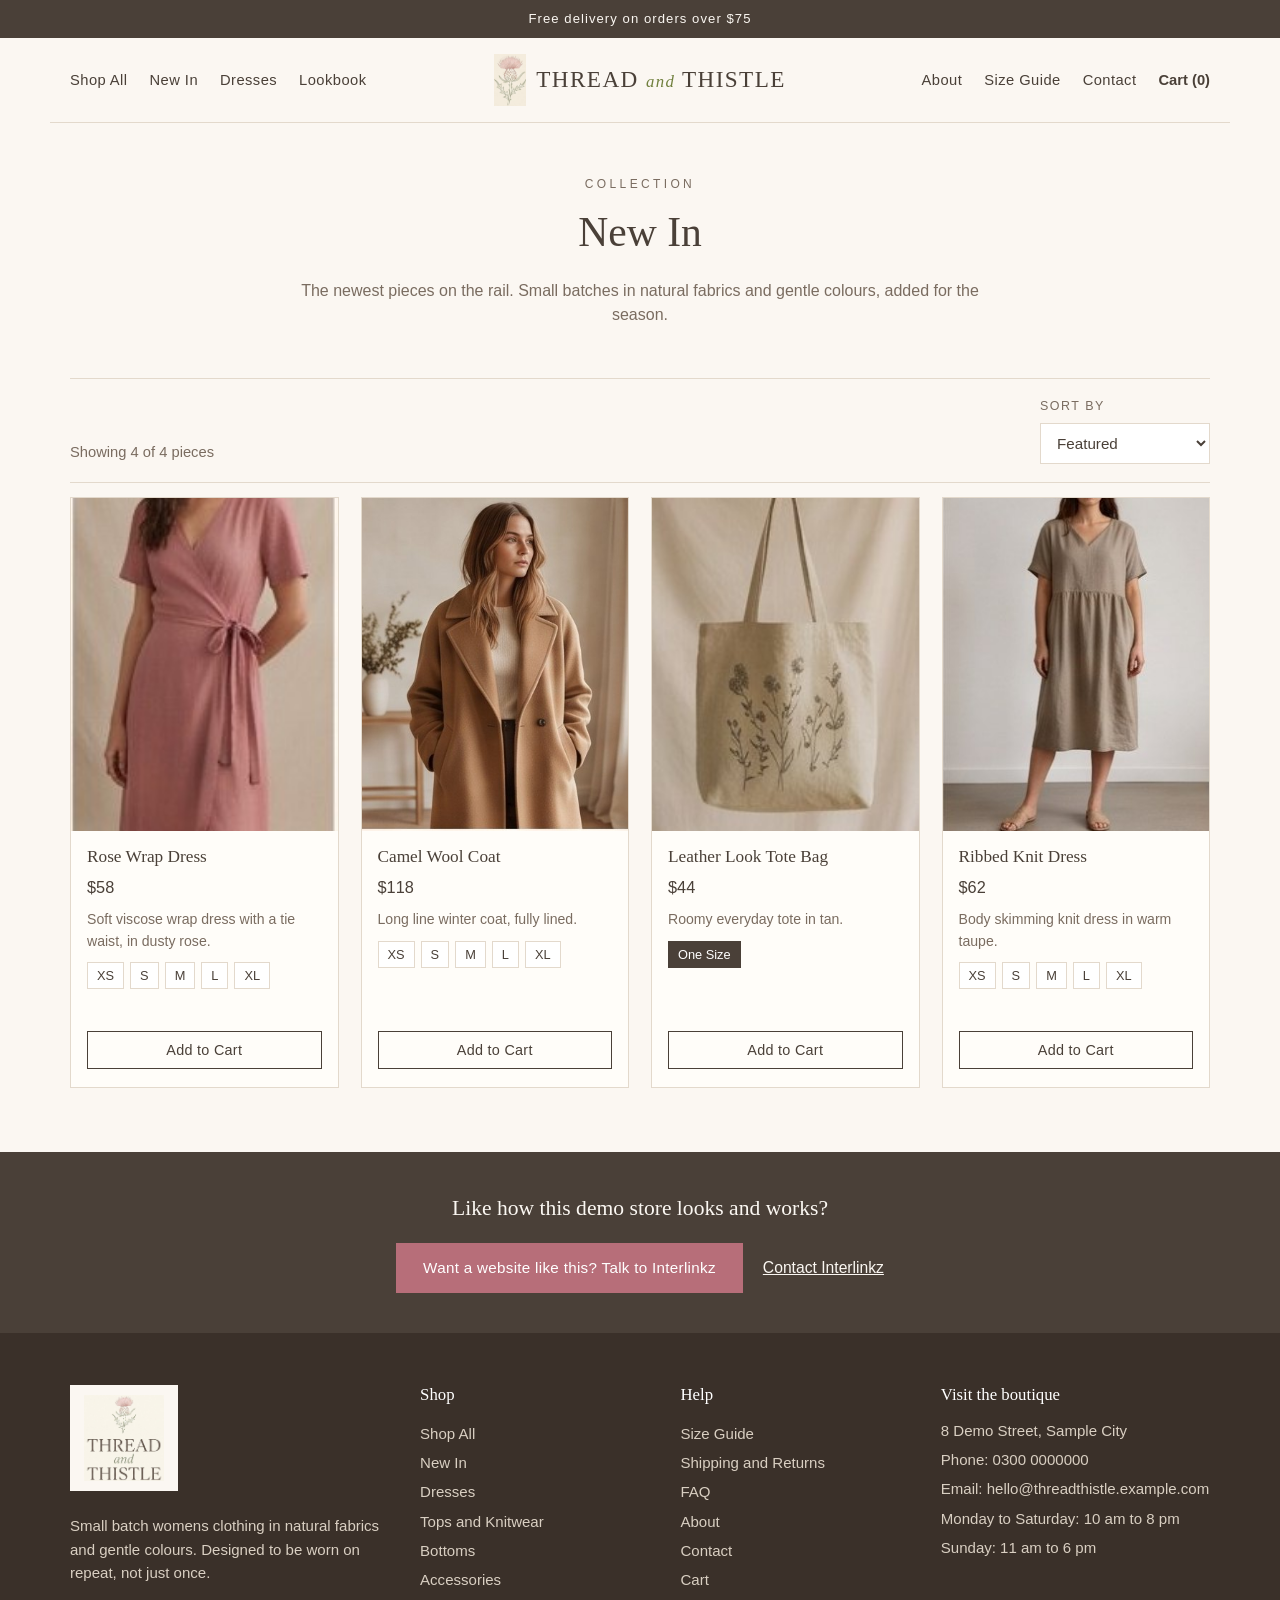
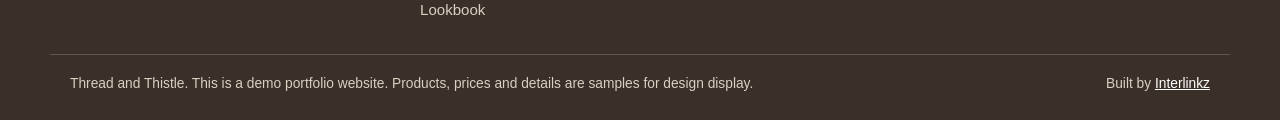
<file: collection.html>
<!DOCTYPE html>
<html lang="en">
<head>
<meta charset="UTF-8">
<meta name="viewport" content="width=device-width, initial-scale=1">
<title>Collection | Thread and Thistle</title>
<meta name="description" content="Thread and Thistle, a small womens fashion boutique. Soft pieces in natural fabrics and gentle colours. Demo portfolio website.">
<link rel="icon" type="image/png" href="favicon.png">
<link rel="stylesheet" href="css/style.css">
</head>
<body>
<div class="announce">Free delivery on orders over $75</div>
<header class="site-header">
  <button class="nav-toggle" type="button" aria-label="Open menu" aria-expanded="false">
    <svg width="22" height="16" viewBox="0 0 22 16" aria-hidden="true"><path d="M1 1h20M1 8h20M1 15h20" stroke="#4A4038" stroke-width="1.8"/></svg>
  </button>
  <nav class="nav nav-left" aria-label="Shop">
    <a href="shop.html">Shop All</a>
    <a href="collection.html?c=new-in">New In</a>
    <a href="collection.html?c=dresses">Dresses</a>
    <a href="lookbook.html">Lookbook</a>
  </nav>
  <a class="brand" href="index.html" aria-label="Thread and Thistle, home">
    <img class="brand-mark" src="images/logo-mark.jpg" alt="Thread and Thistle thistle mark">
    <span class="brand-name">THREAD <em>and</em> THISTLE</span>
  </a>
  <div class="header-right">
    <nav class="nav nav-right" aria-label="Help and about">
      <a href="about.html">About</a>
      <a href="size-guide.html">Size Guide</a>
      <a href="contact.html">Contact</a>
    </nav>
    <a class="cart-link" href="cart.html">Cart (<span data-cart-count>0</span>)</a>
  </div>
</header>
<nav class="mobile-nav" aria-label="Mobile">
  <a href="shop.html">Shop All</a>
  <a href="collection.html?c=new-in">New In</a>
  <a href="collection.html?c=dresses">Dresses</a>
  <a href="collection.html?c=tops-knitwear">Tops and Knitwear</a>
  <a href="collection.html?c=bottoms">Bottoms</a>
  <a href="collection.html?c=accessories">Accessories</a>
  <a href="lookbook.html">Lookbook</a>
  <a href="about.html">About</a>
  <a href="size-guide.html">Size Guide</a>
  <a href="faq.html">FAQ</a>
  <a href="contact.html">Contact</a>
  <a href="cart.html">Cart</a>
</nav>

<main>
  <section class="page-banner">
    <p class="eyebrow">Collection</p>
    <h1 id="collection-name">Collection</h1>
    <p id="collection-body"></p>
  </section>
  <section class="section" style="padding-top:26px">
    <div class="wrap">
      <div class="toolbar">
        <p class="results-count" id="collection-count" style="margin:0"></p>
        <div class="field">
          <label for="collection-sort">Sort by</label>
          <select id="collection-sort">
            <option value="featured">Featured</option>
            <option value="price-asc">Price: Low to High</option>
            <option value="price-desc">Price: High to Low</option>
            <option value="name">Name: A to Z</option>
          </select>
        </div>
      </div>
      <div class="grid" id="collection-grid"></div>
    </div>
  </section>
</main>
<section class="lead-band">
  <p>Like how this demo store looks and works?</p>
  <div class="lead-band-actions">
    <a class="btn btn-rose" href="https://interlinkz.com/contact">Want a website like this? Talk to Interlinkz</a>
    <a class="lead-contact" href="https://interlinkz.com/contact">Contact Interlinkz</a>
  </div>
</section>
<footer class="site-footer">
  <div class="footer-grid">
    <div>
      <span class="footer-logo-card"><img src="images/logo-lockup.jpg" alt="Thread and Thistle logo"></span>
      <p>Small batch womens clothing in natural fabrics and gentle colours. Designed to be worn on repeat, not just once.</p>
    </div>
    <div>
      <h4>Shop</h4>
      <a href="shop.html">Shop All</a>
      <a href="collection.html?c=new-in">New In</a>
      <a href="collection.html?c=dresses">Dresses</a>
      <a href="collection.html?c=tops-knitwear">Tops and Knitwear</a>
      <a href="collection.html?c=bottoms">Bottoms</a>
      <a href="collection.html?c=accessories">Accessories</a>
      <a href="lookbook.html">Lookbook</a>
    </div>
    <div>
      <h4>Help</h4>
      <a href="size-guide.html">Size Guide</a>
      <a href="shipping-returns.html">Shipping and Returns</a>
      <a href="faq.html">FAQ</a>
      <a href="about.html">About</a>
      <a href="contact.html">Contact</a>
      <a href="cart.html">Cart</a>
    </div>
    <div>
      <h4>Visit the boutique</h4>
      <p>8 Demo Street, Sample City</p>
      <p>Phone: 0300 0000000</p>
      <p>Email: hello@threadthistle.example.com</p>
      <p>Monday to Saturday: 10 am to 8 pm</p>
      <p>Sunday: 11 am to 6 pm</p>
    </div>
  </div>
  <div class="footer-bottom">
    <p>Thread and Thistle. This is a demo portfolio website. Products, prices and details are samples for design display.</p>
    <p>Built by <a href="https://interlinkz.com">Interlinkz</a></p>
  </div>
</footer>
<script src="js/store.js"></script>
</body>
</html>
</file>
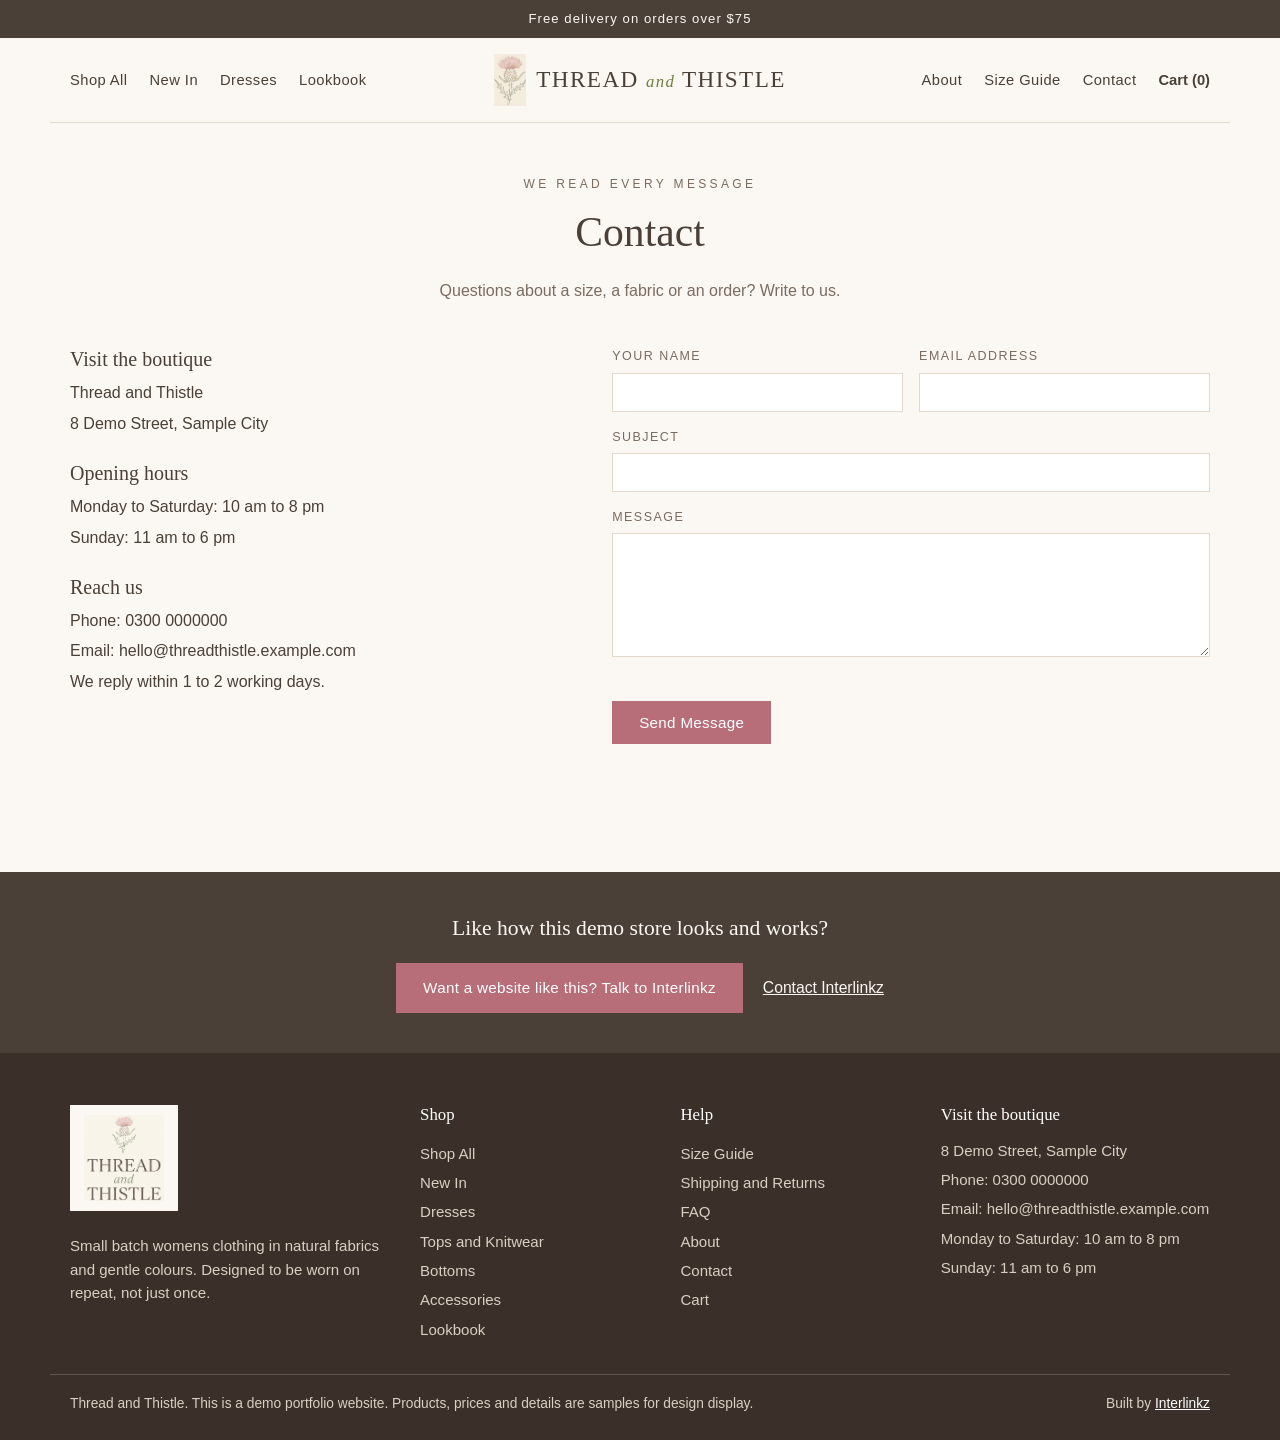
<file: contact.html>
<!DOCTYPE html>
<html lang="en">
<head>
<meta charset="UTF-8">
<meta name="viewport" content="width=device-width, initial-scale=1">
<title>Contact | Thread and Thistle</title>
<meta name="description" content="Thread and Thistle, a small womens fashion boutique. Soft pieces in natural fabrics and gentle colours. Demo portfolio website.">
<link rel="icon" type="image/png" href="favicon.png">
<link rel="stylesheet" href="css/style.css">
</head>
<body>
<div class="announce">Free delivery on orders over $75</div>
<header class="site-header">
  <button class="nav-toggle" type="button" aria-label="Open menu" aria-expanded="false">
    <svg width="22" height="16" viewBox="0 0 22 16" aria-hidden="true"><path d="M1 1h20M1 8h20M1 15h20" stroke="#4A4038" stroke-width="1.8"/></svg>
  </button>
  <nav class="nav nav-left" aria-label="Shop">
    <a href="shop.html">Shop All</a>
    <a href="collection.html?c=new-in">New In</a>
    <a href="collection.html?c=dresses">Dresses</a>
    <a href="lookbook.html">Lookbook</a>
  </nav>
  <a class="brand" href="index.html" aria-label="Thread and Thistle, home">
    <img class="brand-mark" src="images/logo-mark.jpg" alt="Thread and Thistle thistle mark">
    <span class="brand-name">THREAD <em>and</em> THISTLE</span>
  </a>
  <div class="header-right">
    <nav class="nav nav-right" aria-label="Help and about">
      <a href="about.html">About</a>
      <a href="size-guide.html">Size Guide</a>
      <a href="contact.html">Contact</a>
    </nav>
    <a class="cart-link" href="cart.html">Cart (<span data-cart-count>0</span>)</a>
  </div>
</header>
<nav class="mobile-nav" aria-label="Mobile">
  <a href="shop.html">Shop All</a>
  <a href="collection.html?c=new-in">New In</a>
  <a href="collection.html?c=dresses">Dresses</a>
  <a href="collection.html?c=tops-knitwear">Tops and Knitwear</a>
  <a href="collection.html?c=bottoms">Bottoms</a>
  <a href="collection.html?c=accessories">Accessories</a>
  <a href="lookbook.html">Lookbook</a>
  <a href="about.html">About</a>
  <a href="size-guide.html">Size Guide</a>
  <a href="faq.html">FAQ</a>
  <a href="contact.html">Contact</a>
  <a href="cart.html">Cart</a>
</nav>

<main>
  <section class="page-banner">
    <p class="eyebrow">We read every message</p>
    <h1>Contact</h1>
    <p>Questions about a size, a fabric or an order? Write to us.</p>
  </section>
  <section class="section" style="padding-top:20px">
    <div class="wrap contact-grid">
      <div class="contact-block">
        <h3>Visit the boutique</h3>
        <p>Thread and Thistle</p>
        <p>8 Demo Street, Sample City</p>
        <h3>Opening hours</h3>
        <p>Monday to Saturday: 10 am to 8 pm</p>
        <p>Sunday: 11 am to 6 pm</p>
        <h3>Reach us</h3>
        <p>Phone: 0300 0000000</p>
        <p>Email: hello@threadthistle.example.com</p>
        <p>We reply within 1 to 2 working days.</p>
      </div>
      <form id="contact-form" novalidate>
        <div class="form-grid">
          <div class="field">
            <label for="ct-name">Your name</label>
            <input type="text" id="ct-name" required>
            <span class="err">Please fill in this field.</span>
          </div>
          <div class="field">
            <label for="ct-email">Email address</label>
            <input type="email" id="ct-email" required>
            <span class="err">Please enter a valid email address.</span>
          </div>
          <div class="field full">
            <label for="ct-subject">Subject</label>
            <input type="text" id="ct-subject">
          </div>
          <div class="field full">
            <label for="ct-message">Message</label>
            <textarea id="ct-message" rows="6" required></textarea>
            <span class="err">Please write a short message.</span>
          </div>
        </div>
        <p class="msg" id="contact-msg" aria-live="polite"></p>
        <button class="btn btn-rose" type="submit" style="margin-top:10px">Send Message</button>
      </form>
    </div>
  </section>
</main>
<section class="lead-band">
  <p>Like how this demo store looks and works?</p>
  <div class="lead-band-actions">
    <a class="btn btn-rose" href="https://interlinkz.com/contact">Want a website like this? Talk to Interlinkz</a>
    <a class="lead-contact" href="https://interlinkz.com/contact">Contact Interlinkz</a>
  </div>
</section>
<footer class="site-footer">
  <div class="footer-grid">
    <div>
      <span class="footer-logo-card"><img src="images/logo-lockup.jpg" alt="Thread and Thistle logo"></span>
      <p>Small batch womens clothing in natural fabrics and gentle colours. Designed to be worn on repeat, not just once.</p>
    </div>
    <div>
      <h4>Shop</h4>
      <a href="shop.html">Shop All</a>
      <a href="collection.html?c=new-in">New In</a>
      <a href="collection.html?c=dresses">Dresses</a>
      <a href="collection.html?c=tops-knitwear">Tops and Knitwear</a>
      <a href="collection.html?c=bottoms">Bottoms</a>
      <a href="collection.html?c=accessories">Accessories</a>
      <a href="lookbook.html">Lookbook</a>
    </div>
    <div>
      <h4>Help</h4>
      <a href="size-guide.html">Size Guide</a>
      <a href="shipping-returns.html">Shipping and Returns</a>
      <a href="faq.html">FAQ</a>
      <a href="about.html">About</a>
      <a href="contact.html">Contact</a>
      <a href="cart.html">Cart</a>
    </div>
    <div>
      <h4>Visit the boutique</h4>
      <p>8 Demo Street, Sample City</p>
      <p>Phone: 0300 0000000</p>
      <p>Email: hello@threadthistle.example.com</p>
      <p>Monday to Saturday: 10 am to 8 pm</p>
      <p>Sunday: 11 am to 6 pm</p>
    </div>
  </div>
  <div class="footer-bottom">
    <p>Thread and Thistle. This is a demo portfolio website. Products, prices and details are samples for design display.</p>
    <p>Built by <a href="https://interlinkz.com">Interlinkz</a></p>
  </div>
</footer>
<script src="js/store.js"></script>
</body>
</html>
</file>
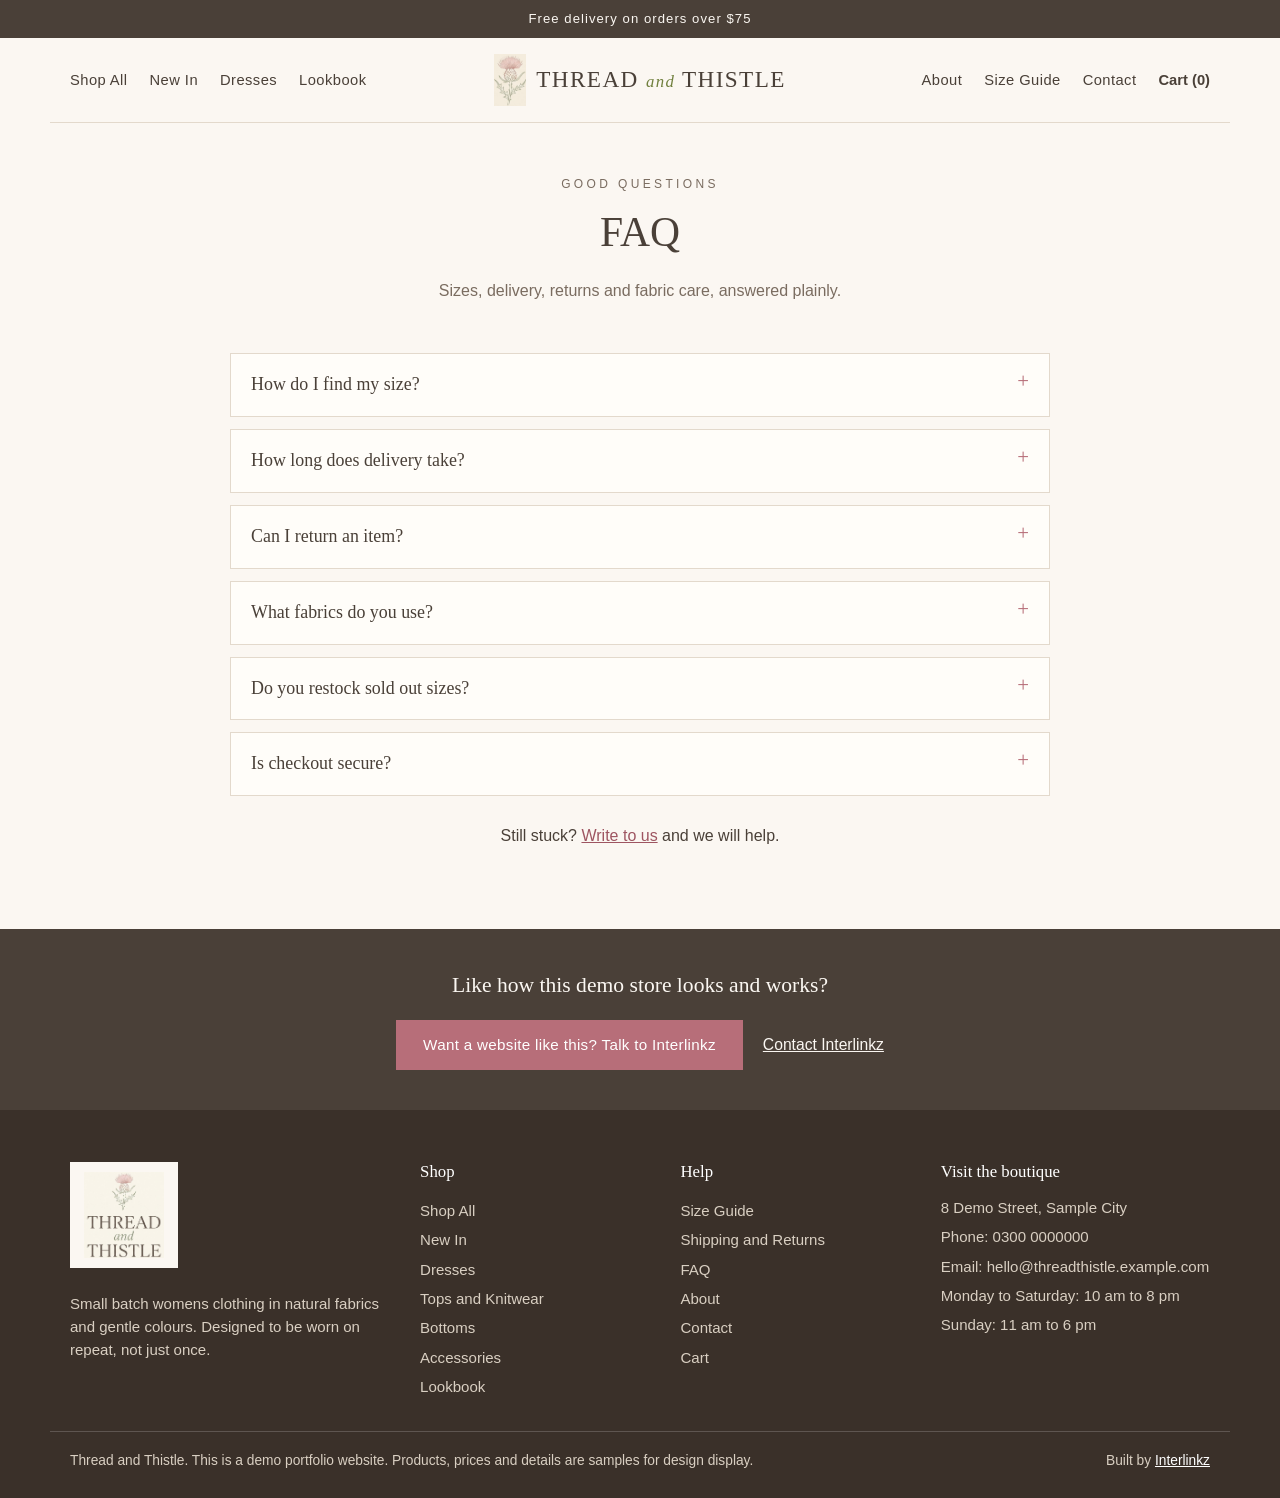
<file: faq.html>
<!DOCTYPE html>
<html lang="en">
<head>
<meta charset="UTF-8">
<meta name="viewport" content="width=device-width, initial-scale=1">
<title>FAQ | Thread and Thistle</title>
<meta name="description" content="Thread and Thistle, a small womens fashion boutique. Soft pieces in natural fabrics and gentle colours. Demo portfolio website.">
<link rel="icon" type="image/png" href="favicon.png">
<link rel="stylesheet" href="css/style.css">
</head>
<body>
<div class="announce">Free delivery on orders over $75</div>
<header class="site-header">
  <button class="nav-toggle" type="button" aria-label="Open menu" aria-expanded="false">
    <svg width="22" height="16" viewBox="0 0 22 16" aria-hidden="true"><path d="M1 1h20M1 8h20M1 15h20" stroke="#4A4038" stroke-width="1.8"/></svg>
  </button>
  <nav class="nav nav-left" aria-label="Shop">
    <a href="shop.html">Shop All</a>
    <a href="collection.html?c=new-in">New In</a>
    <a href="collection.html?c=dresses">Dresses</a>
    <a href="lookbook.html">Lookbook</a>
  </nav>
  <a class="brand" href="index.html" aria-label="Thread and Thistle, home">
    <img class="brand-mark" src="images/logo-mark.jpg" alt="Thread and Thistle thistle mark">
    <span class="brand-name">THREAD <em>and</em> THISTLE</span>
  </a>
  <div class="header-right">
    <nav class="nav nav-right" aria-label="Help and about">
      <a href="about.html">About</a>
      <a href="size-guide.html">Size Guide</a>
      <a href="contact.html">Contact</a>
    </nav>
    <a class="cart-link" href="cart.html">Cart (<span data-cart-count>0</span>)</a>
  </div>
</header>
<nav class="mobile-nav" aria-label="Mobile">
  <a href="shop.html">Shop All</a>
  <a href="collection.html?c=new-in">New In</a>
  <a href="collection.html?c=dresses">Dresses</a>
  <a href="collection.html?c=tops-knitwear">Tops and Knitwear</a>
  <a href="collection.html?c=bottoms">Bottoms</a>
  <a href="collection.html?c=accessories">Accessories</a>
  <a href="lookbook.html">Lookbook</a>
  <a href="about.html">About</a>
  <a href="size-guide.html">Size Guide</a>
  <a href="faq.html">FAQ</a>
  <a href="contact.html">Contact</a>
  <a href="cart.html">Cart</a>
</nav>

<main>
  <section class="page-banner">
    <p class="eyebrow">Good questions</p>
    <h1>FAQ</h1>
    <p>Sizes, delivery, returns and fabric care, answered plainly.</p>
  </section>
  <section class="section" style="padding-top:26px">
    <div class="wrap">
      <div class="faq-list">
      <details class="faq-item">
        <summary>How do I find my size?</summary>
        <div class="faq-body"><p>Check the <a href="size-guide.html">size guide page</a> and measure yourself before ordering. Between sizes, we suggest the larger size for knitwear and the smaller for wrap styles. Every product page also carries a fit note.</p></div>
      </details>
      <details class="faq-item">
        <summary>How long does delivery take?</summary>
        <div class="faq-body"><p>Orders are packed within 1 to 2 working days. Standard delivery takes 3 to 5 working days and costs $5, and it is free on orders over $75.</p></div>
      </details>
      <details class="faq-item">
        <summary>Can I return an item?</summary>
        <div class="faq-body"><p>Yes. You have 14 days from delivery to return unworn items with tags on. Sale items can be exchanged for size or store credit. See <a href="shipping-returns.html">Shipping and Returns</a> for the full policy.</p></div>
      </details>
      <details class="faq-item">
        <summary>What fabrics do you use?</summary>
        <div class="faq-body"><p>We favour cotton, linen, wool blends and viscose. The full fabric content is printed on every product page and on the care label.</p></div>
      </details>
      <details class="faq-item">
        <summary>Do you restock sold out sizes?</summary>
        <div class="faq-body"><p>Popular pieces are restocked when fabric is available. Join the newsletter or use the notify button on the product page to hear first.</p></div>
      </details>
      <details class="faq-item">
        <summary>Is checkout secure?</summary>
        <div class="faq-body"><p>Yes, checkout runs on a secure connection. This demo store uses test payments only, so no real card is ever charged here.</p></div>
      </details>
      </div>
      <p style="text-align:center;margin-top:28px">Still stuck? <a href="contact.html">Write to us</a> and we will help.</p>
    </div>
  </section>
</main>
<section class="lead-band">
  <p>Like how this demo store looks and works?</p>
  <div class="lead-band-actions">
    <a class="btn btn-rose" href="https://interlinkz.com/contact">Want a website like this? Talk to Interlinkz</a>
    <a class="lead-contact" href="https://interlinkz.com/contact">Contact Interlinkz</a>
  </div>
</section>
<footer class="site-footer">
  <div class="footer-grid">
    <div>
      <span class="footer-logo-card"><img src="images/logo-lockup.jpg" alt="Thread and Thistle logo"></span>
      <p>Small batch womens clothing in natural fabrics and gentle colours. Designed to be worn on repeat, not just once.</p>
    </div>
    <div>
      <h4>Shop</h4>
      <a href="shop.html">Shop All</a>
      <a href="collection.html?c=new-in">New In</a>
      <a href="collection.html?c=dresses">Dresses</a>
      <a href="collection.html?c=tops-knitwear">Tops and Knitwear</a>
      <a href="collection.html?c=bottoms">Bottoms</a>
      <a href="collection.html?c=accessories">Accessories</a>
      <a href="lookbook.html">Lookbook</a>
    </div>
    <div>
      <h4>Help</h4>
      <a href="size-guide.html">Size Guide</a>
      <a href="shipping-returns.html">Shipping and Returns</a>
      <a href="faq.html">FAQ</a>
      <a href="about.html">About</a>
      <a href="contact.html">Contact</a>
      <a href="cart.html">Cart</a>
    </div>
    <div>
      <h4>Visit the boutique</h4>
      <p>8 Demo Street, Sample City</p>
      <p>Phone: 0300 0000000</p>
      <p>Email: hello@threadthistle.example.com</p>
      <p>Monday to Saturday: 10 am to 8 pm</p>
      <p>Sunday: 11 am to 6 pm</p>
    </div>
  </div>
  <div class="footer-bottom">
    <p>Thread and Thistle. This is a demo portfolio website. Products, prices and details are samples for design display.</p>
    <p>Built by <a href="https://interlinkz.com">Interlinkz</a></p>
  </div>
</footer>
<script src="js/store.js"></script>
</body>
</html>
</file>
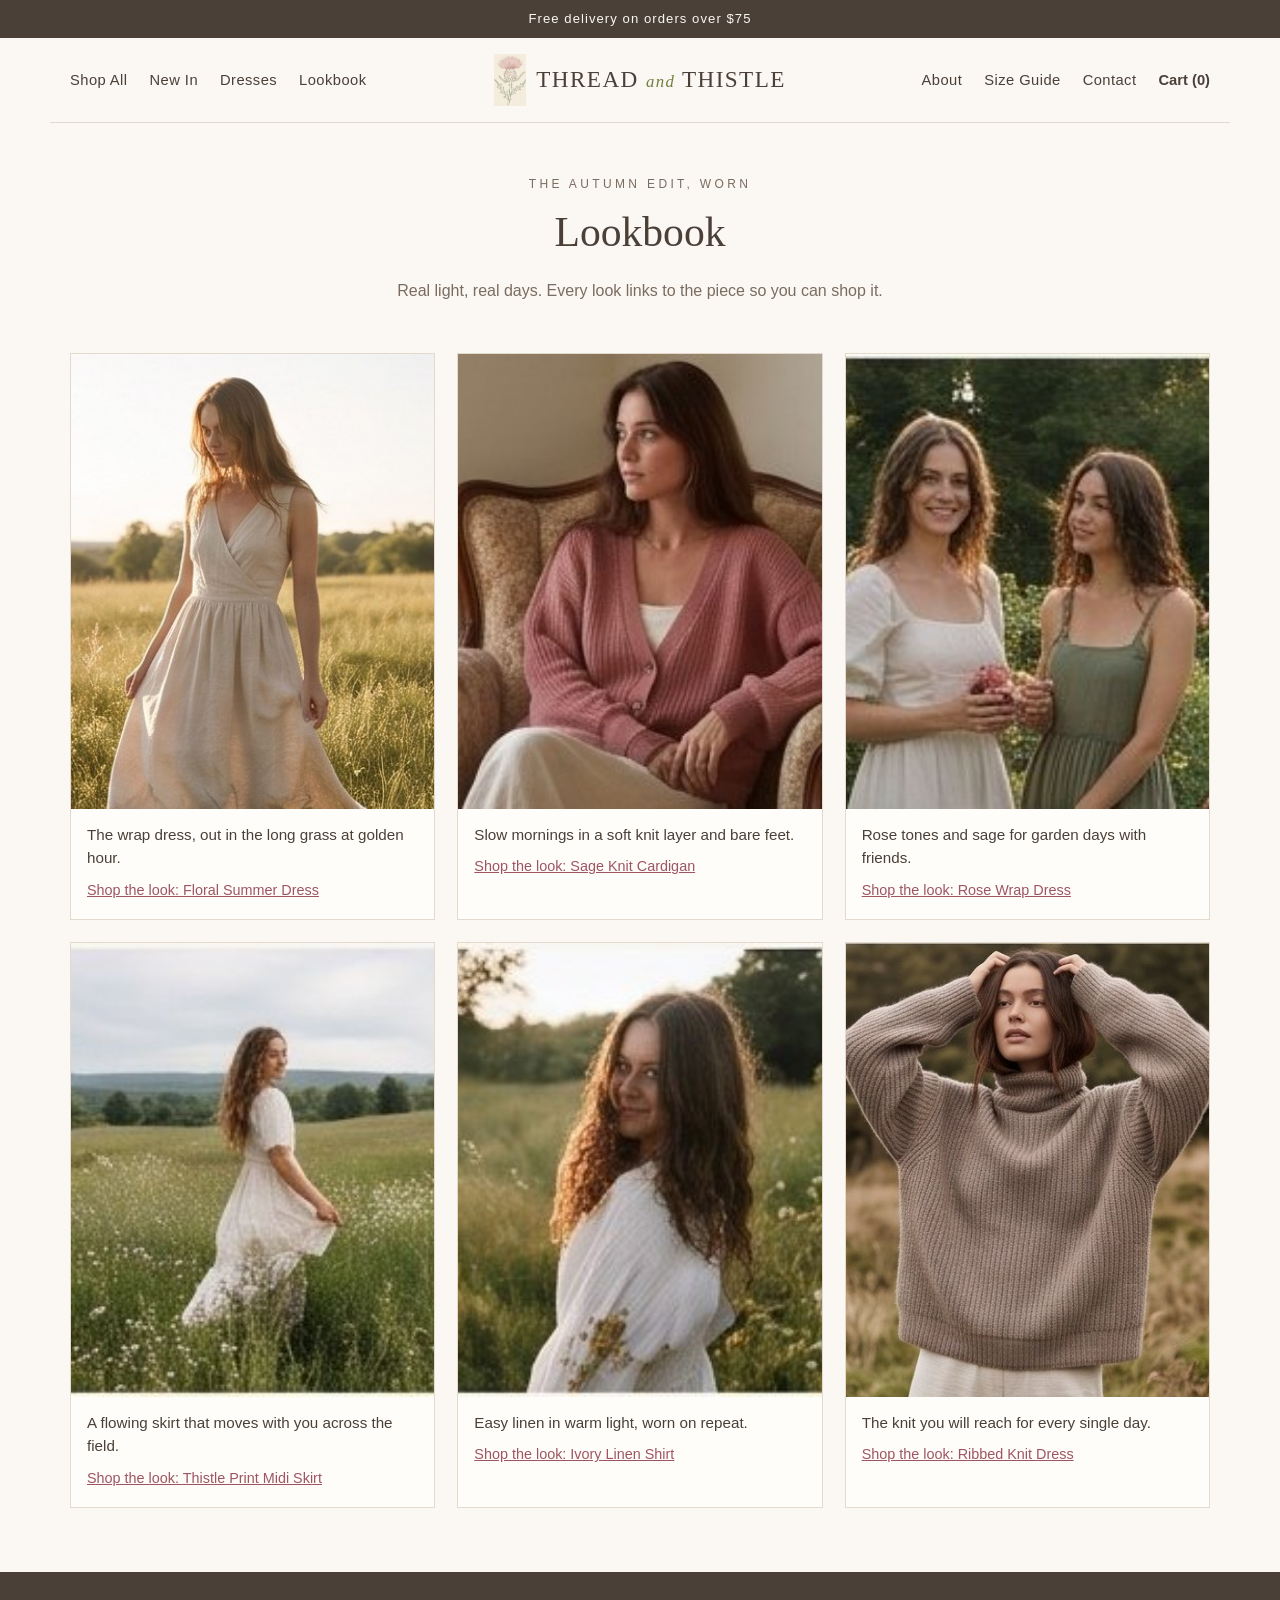
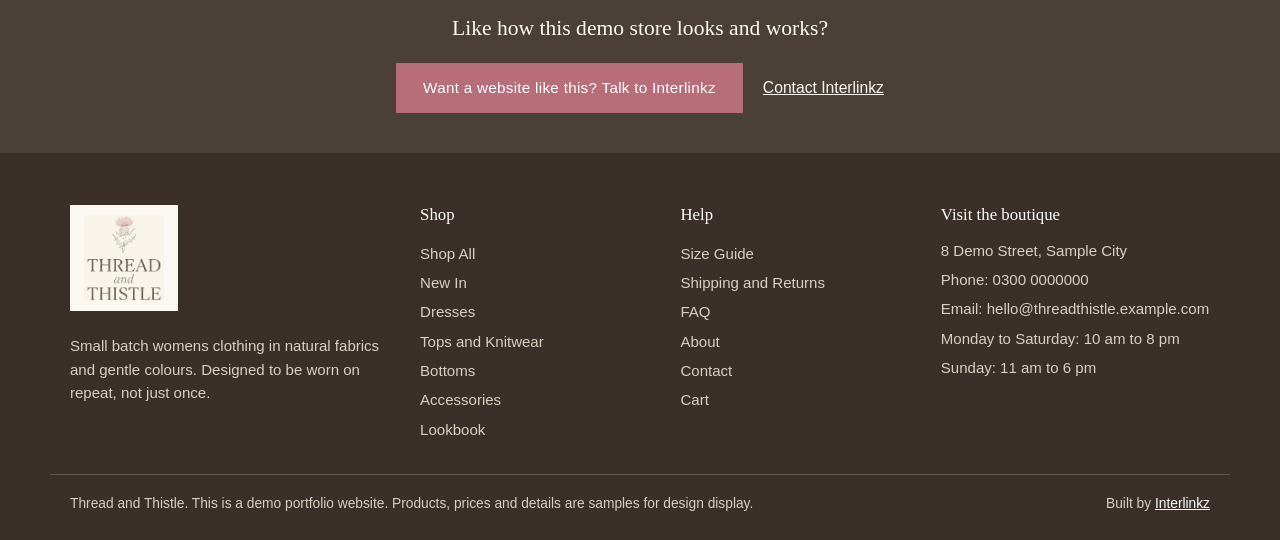
<file: lookbook.html>
<!DOCTYPE html>
<html lang="en">
<head>
<meta charset="UTF-8">
<meta name="viewport" content="width=device-width, initial-scale=1">
<title>Lookbook | Thread and Thistle</title>
<meta name="description" content="Thread and Thistle, a small womens fashion boutique. Soft pieces in natural fabrics and gentle colours. Demo portfolio website.">
<link rel="icon" type="image/png" href="favicon.png">
<link rel="stylesheet" href="css/style.css">
</head>
<body>
<div class="announce">Free delivery on orders over $75</div>
<header class="site-header">
  <button class="nav-toggle" type="button" aria-label="Open menu" aria-expanded="false">
    <svg width="22" height="16" viewBox="0 0 22 16" aria-hidden="true"><path d="M1 1h20M1 8h20M1 15h20" stroke="#4A4038" stroke-width="1.8"/></svg>
  </button>
  <nav class="nav nav-left" aria-label="Shop">
    <a href="shop.html">Shop All</a>
    <a href="collection.html?c=new-in">New In</a>
    <a href="collection.html?c=dresses">Dresses</a>
    <a href="lookbook.html">Lookbook</a>
  </nav>
  <a class="brand" href="index.html" aria-label="Thread and Thistle, home">
    <img class="brand-mark" src="images/logo-mark.jpg" alt="Thread and Thistle thistle mark">
    <span class="brand-name">THREAD <em>and</em> THISTLE</span>
  </a>
  <div class="header-right">
    <nav class="nav nav-right" aria-label="Help and about">
      <a href="about.html">About</a>
      <a href="size-guide.html">Size Guide</a>
      <a href="contact.html">Contact</a>
    </nav>
    <a class="cart-link" href="cart.html">Cart (<span data-cart-count>0</span>)</a>
  </div>
</header>
<nav class="mobile-nav" aria-label="Mobile">
  <a href="shop.html">Shop All</a>
  <a href="collection.html?c=new-in">New In</a>
  <a href="collection.html?c=dresses">Dresses</a>
  <a href="collection.html?c=tops-knitwear">Tops and Knitwear</a>
  <a href="collection.html?c=bottoms">Bottoms</a>
  <a href="collection.html?c=accessories">Accessories</a>
  <a href="lookbook.html">Lookbook</a>
  <a href="about.html">About</a>
  <a href="size-guide.html">Size Guide</a>
  <a href="faq.html">FAQ</a>
  <a href="contact.html">Contact</a>
  <a href="cart.html">Cart</a>
</nav>

<main>
  <section class="page-banner">
    <p class="eyebrow">The Autumn Edit, worn</p>
    <h1>Lookbook</h1>
    <p>Real light, real days. Every look links to the piece so you can shop it.</p>
  </section>
  <section class="section" style="padding-top:26px">
    <div class="wrap">
      <div class="look-grid">
      <figure class="look">
        <img src="images/look-1.jpg" alt="Lookbook photo: The wrap dress, out in the long grass at golden hour.">
        <figcaption><p>The wrap dress, out in the long grass at golden hour.</p><a href="product.html?id=12">Shop the look: Floral Summer Dress</a></figcaption>
      </figure>
      <figure class="look">
        <img src="images/look-2.jpg" alt="Lookbook photo: Slow mornings in a soft knit layer and bare feet.">
        <figcaption><p>Slow mornings in a soft knit layer and bare feet.</p><a href="product.html?id=3">Shop the look: Sage Knit Cardigan</a></figcaption>
      </figure>
      <figure class="look">
        <img src="images/look-3.jpg" alt="Lookbook photo: Rose tones and sage for garden days with friends.">
        <figcaption><p>Rose tones and sage for garden days with friends.</p><a href="product.html?id=1">Shop the look: Rose Wrap Dress</a></figcaption>
      </figure>
      <figure class="look">
        <img src="images/look-4.jpg" alt="Lookbook photo: A flowing skirt that moves with you across the field.">
        <figcaption><p>A flowing skirt that moves with you across the field.</p><a href="product.html?id=4">Shop the look: Thistle Print Midi Skirt</a></figcaption>
      </figure>
      <figure class="look">
        <img src="images/look-5.jpg" alt="Lookbook photo: Easy linen in warm light, worn on repeat.">
        <figcaption><p>Easy linen in warm light, worn on repeat.</p><a href="product.html?id=2">Shop the look: Ivory Linen Shirt</a></figcaption>
      </figure>
      <figure class="look">
        <img src="images/look-6.jpg" alt="Lookbook photo: The knit you will reach for every single day.">
        <figcaption><p>The knit you will reach for every single day.</p><a href="product.html?id=14">Shop the look: Ribbed Knit Dress</a></figcaption>
      </figure>
      </div>
    </div>
  </section>
</main>
<section class="lead-band">
  <p>Like how this demo store looks and works?</p>
  <div class="lead-band-actions">
    <a class="btn btn-rose" href="https://interlinkz.com/contact">Want a website like this? Talk to Interlinkz</a>
    <a class="lead-contact" href="https://interlinkz.com/contact">Contact Interlinkz</a>
  </div>
</section>
<footer class="site-footer">
  <div class="footer-grid">
    <div>
      <span class="footer-logo-card"><img src="images/logo-lockup.jpg" alt="Thread and Thistle logo"></span>
      <p>Small batch womens clothing in natural fabrics and gentle colours. Designed to be worn on repeat, not just once.</p>
    </div>
    <div>
      <h4>Shop</h4>
      <a href="shop.html">Shop All</a>
      <a href="collection.html?c=new-in">New In</a>
      <a href="collection.html?c=dresses">Dresses</a>
      <a href="collection.html?c=tops-knitwear">Tops and Knitwear</a>
      <a href="collection.html?c=bottoms">Bottoms</a>
      <a href="collection.html?c=accessories">Accessories</a>
      <a href="lookbook.html">Lookbook</a>
    </div>
    <div>
      <h4>Help</h4>
      <a href="size-guide.html">Size Guide</a>
      <a href="shipping-returns.html">Shipping and Returns</a>
      <a href="faq.html">FAQ</a>
      <a href="about.html">About</a>
      <a href="contact.html">Contact</a>
      <a href="cart.html">Cart</a>
    </div>
    <div>
      <h4>Visit the boutique</h4>
      <p>8 Demo Street, Sample City</p>
      <p>Phone: 0300 0000000</p>
      <p>Email: hello@threadthistle.example.com</p>
      <p>Monday to Saturday: 10 am to 8 pm</p>
      <p>Sunday: 11 am to 6 pm</p>
    </div>
  </div>
  <div class="footer-bottom">
    <p>Thread and Thistle. This is a demo portfolio website. Products, prices and details are samples for design display.</p>
    <p>Built by <a href="https://interlinkz.com">Interlinkz</a></p>
  </div>
</footer>
<script src="js/store.js"></script>
</body>
</html>
</file>
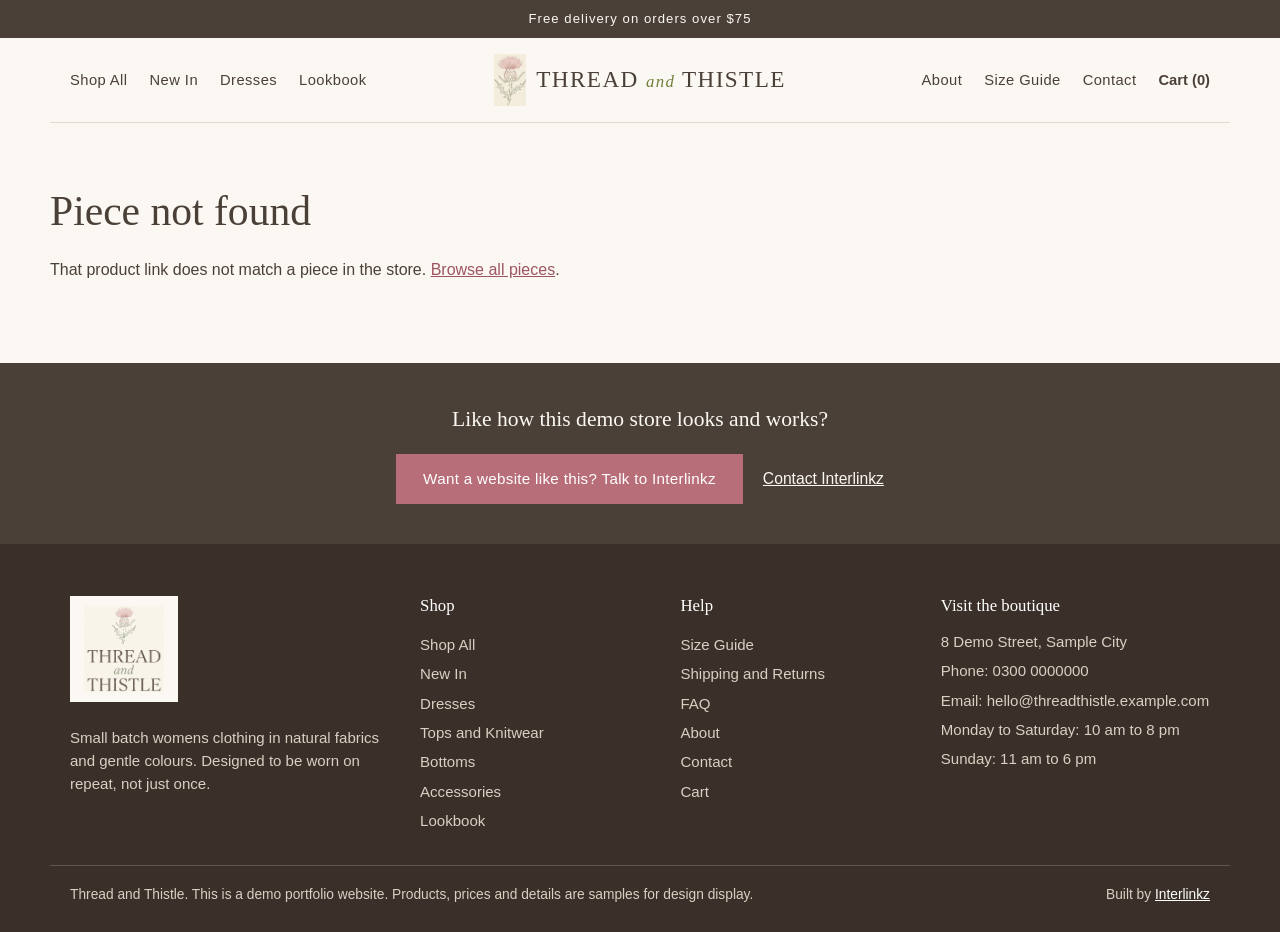
<file: product.html>
<!DOCTYPE html>
<html lang="en">
<head>
<meta charset="UTF-8">
<meta name="viewport" content="width=device-width, initial-scale=1">
<title>Product | Thread and Thistle</title>
<meta name="description" content="Thread and Thistle, a small womens fashion boutique. Soft pieces in natural fabrics and gentle colours. Demo portfolio website.">
<link rel="icon" type="image/png" href="favicon.png">
<link rel="stylesheet" href="css/style.css">
</head>
<body>
<div class="announce">Free delivery on orders over $75</div>
<header class="site-header">
  <button class="nav-toggle" type="button" aria-label="Open menu" aria-expanded="false">
    <svg width="22" height="16" viewBox="0 0 22 16" aria-hidden="true"><path d="M1 1h20M1 8h20M1 15h20" stroke="#4A4038" stroke-width="1.8"/></svg>
  </button>
  <nav class="nav nav-left" aria-label="Shop">
    <a href="shop.html">Shop All</a>
    <a href="collection.html?c=new-in">New In</a>
    <a href="collection.html?c=dresses">Dresses</a>
    <a href="lookbook.html">Lookbook</a>
  </nav>
  <a class="brand" href="index.html" aria-label="Thread and Thistle, home">
    <img class="brand-mark" src="images/logo-mark.jpg" alt="Thread and Thistle thistle mark">
    <span class="brand-name">THREAD <em>and</em> THISTLE</span>
  </a>
  <div class="header-right">
    <nav class="nav nav-right" aria-label="Help and about">
      <a href="about.html">About</a>
      <a href="size-guide.html">Size Guide</a>
      <a href="contact.html">Contact</a>
    </nav>
    <a class="cart-link" href="cart.html">Cart (<span data-cart-count>0</span>)</a>
  </div>
</header>
<nav class="mobile-nav" aria-label="Mobile">
  <a href="shop.html">Shop All</a>
  <a href="collection.html?c=new-in">New In</a>
  <a href="collection.html?c=dresses">Dresses</a>
  <a href="collection.html?c=tops-knitwear">Tops and Knitwear</a>
  <a href="collection.html?c=bottoms">Bottoms</a>
  <a href="collection.html?c=accessories">Accessories</a>
  <a href="lookbook.html">Lookbook</a>
  <a href="about.html">About</a>
  <a href="size-guide.html">Size Guide</a>
  <a href="faq.html">FAQ</a>
  <a href="contact.html">Contact</a>
  <a href="cart.html">Cart</a>
</nav>

<main id="product-root">
  <div class="wrap">
    <p class="crumbs"><a href="index.html">Home</a> / <a href="shop.html">Shop All</a> / <span id="crumb-name"></span></p>
    <div class="product-layout">
      <div>
        <div class="gallery-main"><img id="gallery-main-img" src="" alt=""></div>
        <div class="gallery-thumbs" id="gallery-thumbs"></div>
      </div>
      <div class="product-info" id="product-info">
        <h1 id="product-name" style="font-size:2.2rem"></h1>
        <p class="price" id="product-price"></p>
        <p class="blurb" id="product-blurb"></p>
        <p class="opt-label">Colour</p>
        <div class="colour-row" id="product-colours"></div>
        <p class="opt-label">Size &nbsp;<a href="size-guide.html" style="letter-spacing:0;text-transform:none;font-size:.85rem">Size guide</a></p>
        <div class="size-row" id="product-sizes" role="group" aria-label="Choose a size"></div>
        <div class="qty-row">
          <div class="qty-ctrl">
            <button type="button" id="qty-minus" aria-label="Decrease quantity">-</button>
            <output id="qty-out">1</output>
            <button type="button" id="qty-plus" aria-label="Increase quantity">+</button>
          </div>
          <button type="button" class="btn btn-rose" id="product-add" style="flex:1">Add to Cart</button>
        </div>
        <p class="msg" id="product-msg" aria-live="polite"></p>
        <dl class="notes">
          <div><dt>Fabric</dt><dd id="product-fabric"></dd></div>
          <div><dt>Fit</dt><dd id="product-fit"></dd></div>
          <div><dt>Care</dt><dd id="product-care"></dd></div>
        </dl>
        <p class="ship-note">Shipping: packed within 1 to 2 working days. Standard delivery takes 3 to 5 working days and costs $5, free on orders over $75. Returns within 14 days. See <a href="shipping-returns.html">Shipping and Returns</a>.</p>
      </div>
    </div>
    <section style="padding-bottom:64px">
      <div class="section-head"><h2>You may also like</h2></div>
      <div class="grid" id="related-grid"></div>
    </section>
  </div>
</main>
<section class="lead-band">
  <p>Like how this demo store looks and works?</p>
  <div class="lead-band-actions">
    <a class="btn btn-rose" href="https://interlinkz.com/contact">Want a website like this? Talk to Interlinkz</a>
    <a class="lead-contact" href="https://interlinkz.com/contact">Contact Interlinkz</a>
  </div>
</section>
<footer class="site-footer">
  <div class="footer-grid">
    <div>
      <span class="footer-logo-card"><img src="images/logo-lockup.jpg" alt="Thread and Thistle logo"></span>
      <p>Small batch womens clothing in natural fabrics and gentle colours. Designed to be worn on repeat, not just once.</p>
    </div>
    <div>
      <h4>Shop</h4>
      <a href="shop.html">Shop All</a>
      <a href="collection.html?c=new-in">New In</a>
      <a href="collection.html?c=dresses">Dresses</a>
      <a href="collection.html?c=tops-knitwear">Tops and Knitwear</a>
      <a href="collection.html?c=bottoms">Bottoms</a>
      <a href="collection.html?c=accessories">Accessories</a>
      <a href="lookbook.html">Lookbook</a>
    </div>
    <div>
      <h4>Help</h4>
      <a href="size-guide.html">Size Guide</a>
      <a href="shipping-returns.html">Shipping and Returns</a>
      <a href="faq.html">FAQ</a>
      <a href="about.html">About</a>
      <a href="contact.html">Contact</a>
      <a href="cart.html">Cart</a>
    </div>
    <div>
      <h4>Visit the boutique</h4>
      <p>8 Demo Street, Sample City</p>
      <p>Phone: 0300 0000000</p>
      <p>Email: hello@threadthistle.example.com</p>
      <p>Monday to Saturday: 10 am to 8 pm</p>
      <p>Sunday: 11 am to 6 pm</p>
    </div>
  </div>
  <div class="footer-bottom">
    <p>Thread and Thistle. This is a demo portfolio website. Products, prices and details are samples for design display.</p>
    <p>Built by <a href="https://interlinkz.com">Interlinkz</a></p>
  </div>
</footer>
<script src="js/store.js"></script>
</body>
</html>
</file>
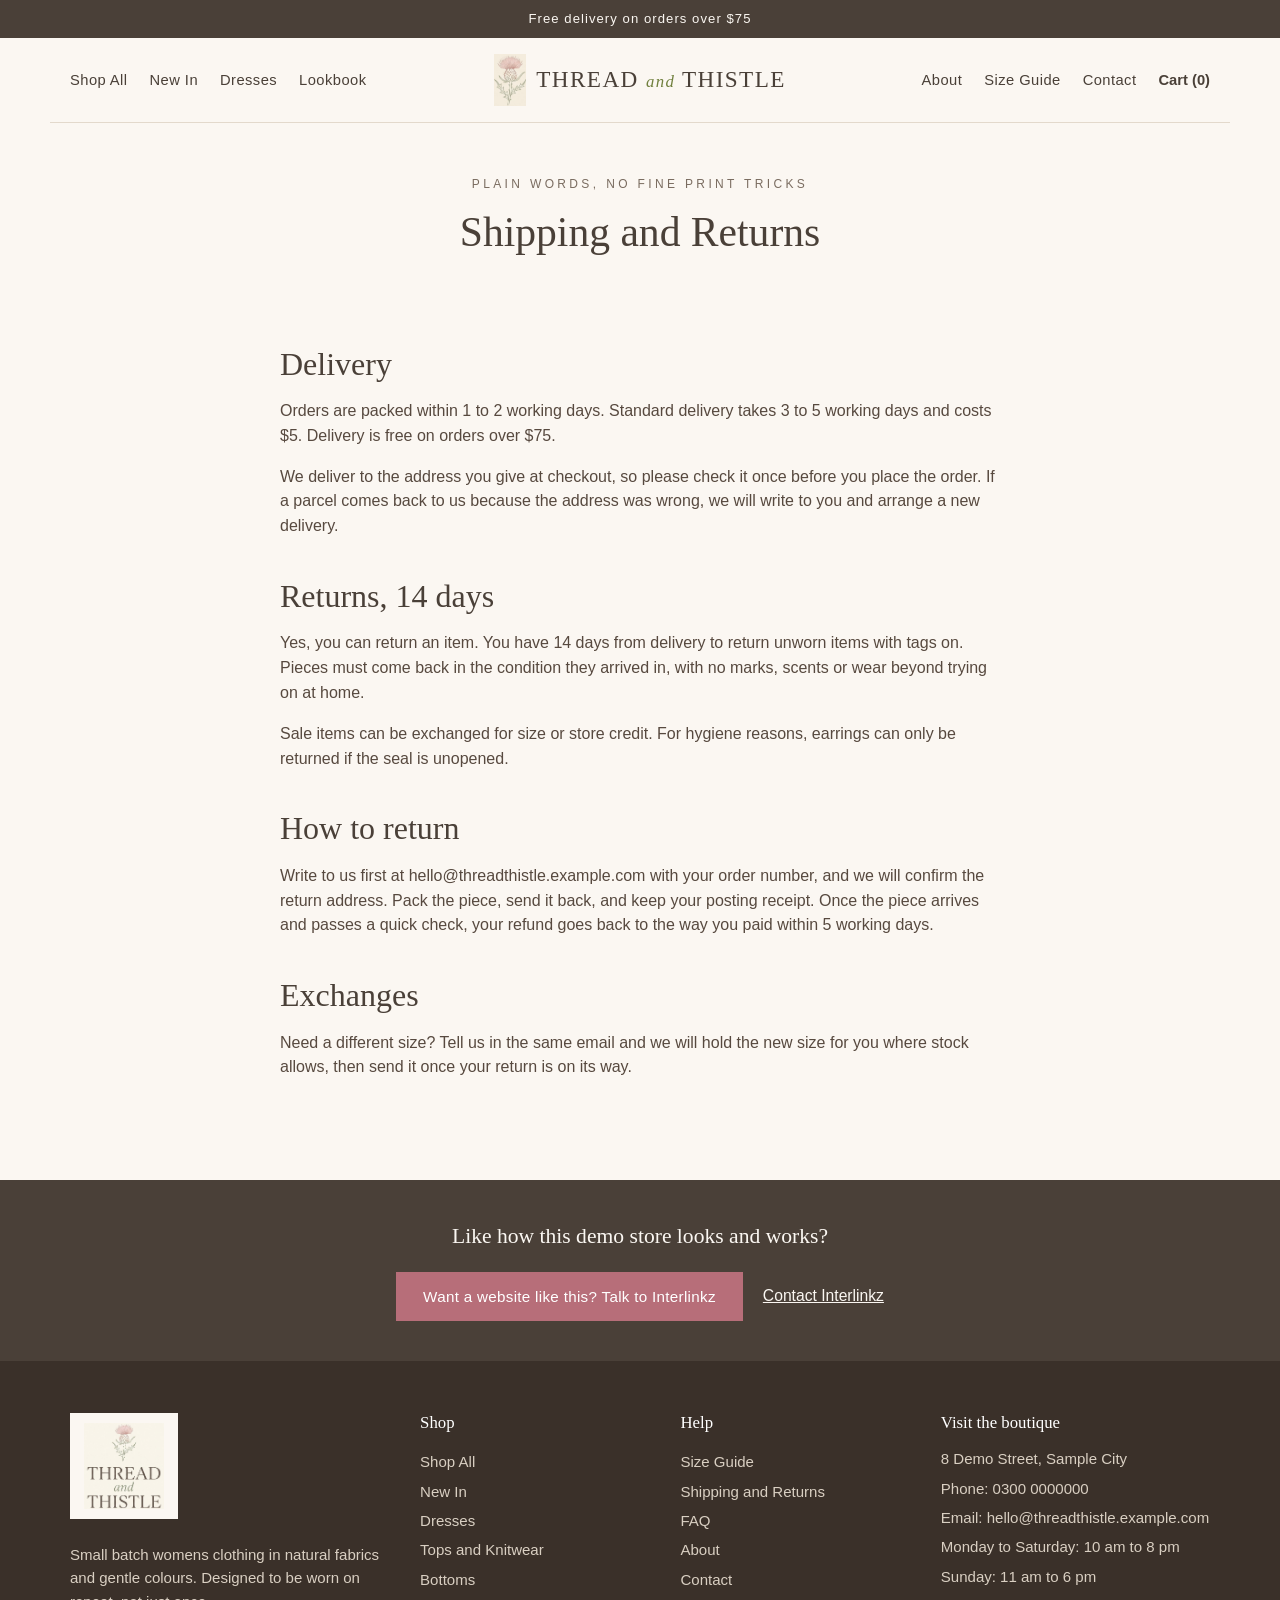
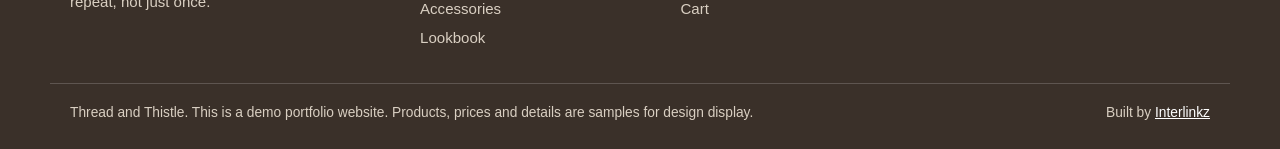
<file: shipping-returns.html>
<!DOCTYPE html>
<html lang="en">
<head>
<meta charset="UTF-8">
<meta name="viewport" content="width=device-width, initial-scale=1">
<title>Shipping and Returns | Thread and Thistle</title>
<meta name="description" content="Thread and Thistle, a small womens fashion boutique. Soft pieces in natural fabrics and gentle colours. Demo portfolio website.">
<link rel="icon" type="image/png" href="favicon.png">
<link rel="stylesheet" href="css/style.css">
</head>
<body>
<div class="announce">Free delivery on orders over $75</div>
<header class="site-header">
  <button class="nav-toggle" type="button" aria-label="Open menu" aria-expanded="false">
    <svg width="22" height="16" viewBox="0 0 22 16" aria-hidden="true"><path d="M1 1h20M1 8h20M1 15h20" stroke="#4A4038" stroke-width="1.8"/></svg>
  </button>
  <nav class="nav nav-left" aria-label="Shop">
    <a href="shop.html">Shop All</a>
    <a href="collection.html?c=new-in">New In</a>
    <a href="collection.html?c=dresses">Dresses</a>
    <a href="lookbook.html">Lookbook</a>
  </nav>
  <a class="brand" href="index.html" aria-label="Thread and Thistle, home">
    <img class="brand-mark" src="images/logo-mark.jpg" alt="Thread and Thistle thistle mark">
    <span class="brand-name">THREAD <em>and</em> THISTLE</span>
  </a>
  <div class="header-right">
    <nav class="nav nav-right" aria-label="Help and about">
      <a href="about.html">About</a>
      <a href="size-guide.html">Size Guide</a>
      <a href="contact.html">Contact</a>
    </nav>
    <a class="cart-link" href="cart.html">Cart (<span data-cart-count>0</span>)</a>
  </div>
</header>
<nav class="mobile-nav" aria-label="Mobile">
  <a href="shop.html">Shop All</a>
  <a href="collection.html?c=new-in">New In</a>
  <a href="collection.html?c=dresses">Dresses</a>
  <a href="collection.html?c=tops-knitwear">Tops and Knitwear</a>
  <a href="collection.html?c=bottoms">Bottoms</a>
  <a href="collection.html?c=accessories">Accessories</a>
  <a href="lookbook.html">Lookbook</a>
  <a href="about.html">About</a>
  <a href="size-guide.html">Size Guide</a>
  <a href="faq.html">FAQ</a>
  <a href="contact.html">Contact</a>
  <a href="cart.html">Cart</a>
</nav>

<main>
  <section class="page-banner">
    <p class="eyebrow">Plain words, no fine print tricks</p>
    <h1>Shipping and Returns</h1>
  </section>
  <section class="section" style="padding-top:20px">
    <div class="wrap prose">
      <h2>Delivery</h2>
      <p>Orders are packed within 1 to 2 working days. Standard delivery takes 3 to 5 working days and costs $5. Delivery is free on orders over $75.</p>
      <p>We deliver to the address you give at checkout, so please check it once before you place the order. If a parcel comes back to us because the address was wrong, we will write to you and arrange a new delivery.</p>
      <h2>Returns, 14 days</h2>
      <p>Yes, you can return an item. You have 14 days from delivery to return unworn items with tags on. Pieces must come back in the condition they arrived in, with no marks, scents or wear beyond trying on at home.</p>
      <p>Sale items can be exchanged for size or store credit. For hygiene reasons, earrings can only be returned if the seal is unopened.</p>
      <h2>How to return</h2>
      <p>Write to us first at hello@threadthistle.example.com with your order number, and we will confirm the return address. Pack the piece, send it back, and keep your posting receipt. Once the piece arrives and passes a quick check, your refund goes back to the way you paid within 5 working days.</p>
      <h2>Exchanges</h2>
      <p>Need a different size? Tell us in the same email and we will hold the new size for you where stock allows, then send it once your return is on its way.</p>
    </div>
  </section>
</main>
<section class="lead-band">
  <p>Like how this demo store looks and works?</p>
  <div class="lead-band-actions">
    <a class="btn btn-rose" href="https://interlinkz.com/contact">Want a website like this? Talk to Interlinkz</a>
    <a class="lead-contact" href="https://interlinkz.com/contact">Contact Interlinkz</a>
  </div>
</section>
<footer class="site-footer">
  <div class="footer-grid">
    <div>
      <span class="footer-logo-card"><img src="images/logo-lockup.jpg" alt="Thread and Thistle logo"></span>
      <p>Small batch womens clothing in natural fabrics and gentle colours. Designed to be worn on repeat, not just once.</p>
    </div>
    <div>
      <h4>Shop</h4>
      <a href="shop.html">Shop All</a>
      <a href="collection.html?c=new-in">New In</a>
      <a href="collection.html?c=dresses">Dresses</a>
      <a href="collection.html?c=tops-knitwear">Tops and Knitwear</a>
      <a href="collection.html?c=bottoms">Bottoms</a>
      <a href="collection.html?c=accessories">Accessories</a>
      <a href="lookbook.html">Lookbook</a>
    </div>
    <div>
      <h4>Help</h4>
      <a href="size-guide.html">Size Guide</a>
      <a href="shipping-returns.html">Shipping and Returns</a>
      <a href="faq.html">FAQ</a>
      <a href="about.html">About</a>
      <a href="contact.html">Contact</a>
      <a href="cart.html">Cart</a>
    </div>
    <div>
      <h4>Visit the boutique</h4>
      <p>8 Demo Street, Sample City</p>
      <p>Phone: 0300 0000000</p>
      <p>Email: hello@threadthistle.example.com</p>
      <p>Monday to Saturday: 10 am to 8 pm</p>
      <p>Sunday: 11 am to 6 pm</p>
    </div>
  </div>
  <div class="footer-bottom">
    <p>Thread and Thistle. This is a demo portfolio website. Products, prices and details are samples for design display.</p>
    <p>Built by <a href="https://interlinkz.com">Interlinkz</a></p>
  </div>
</footer>
<script src="js/store.js"></script>
</body>
</html>
</file>
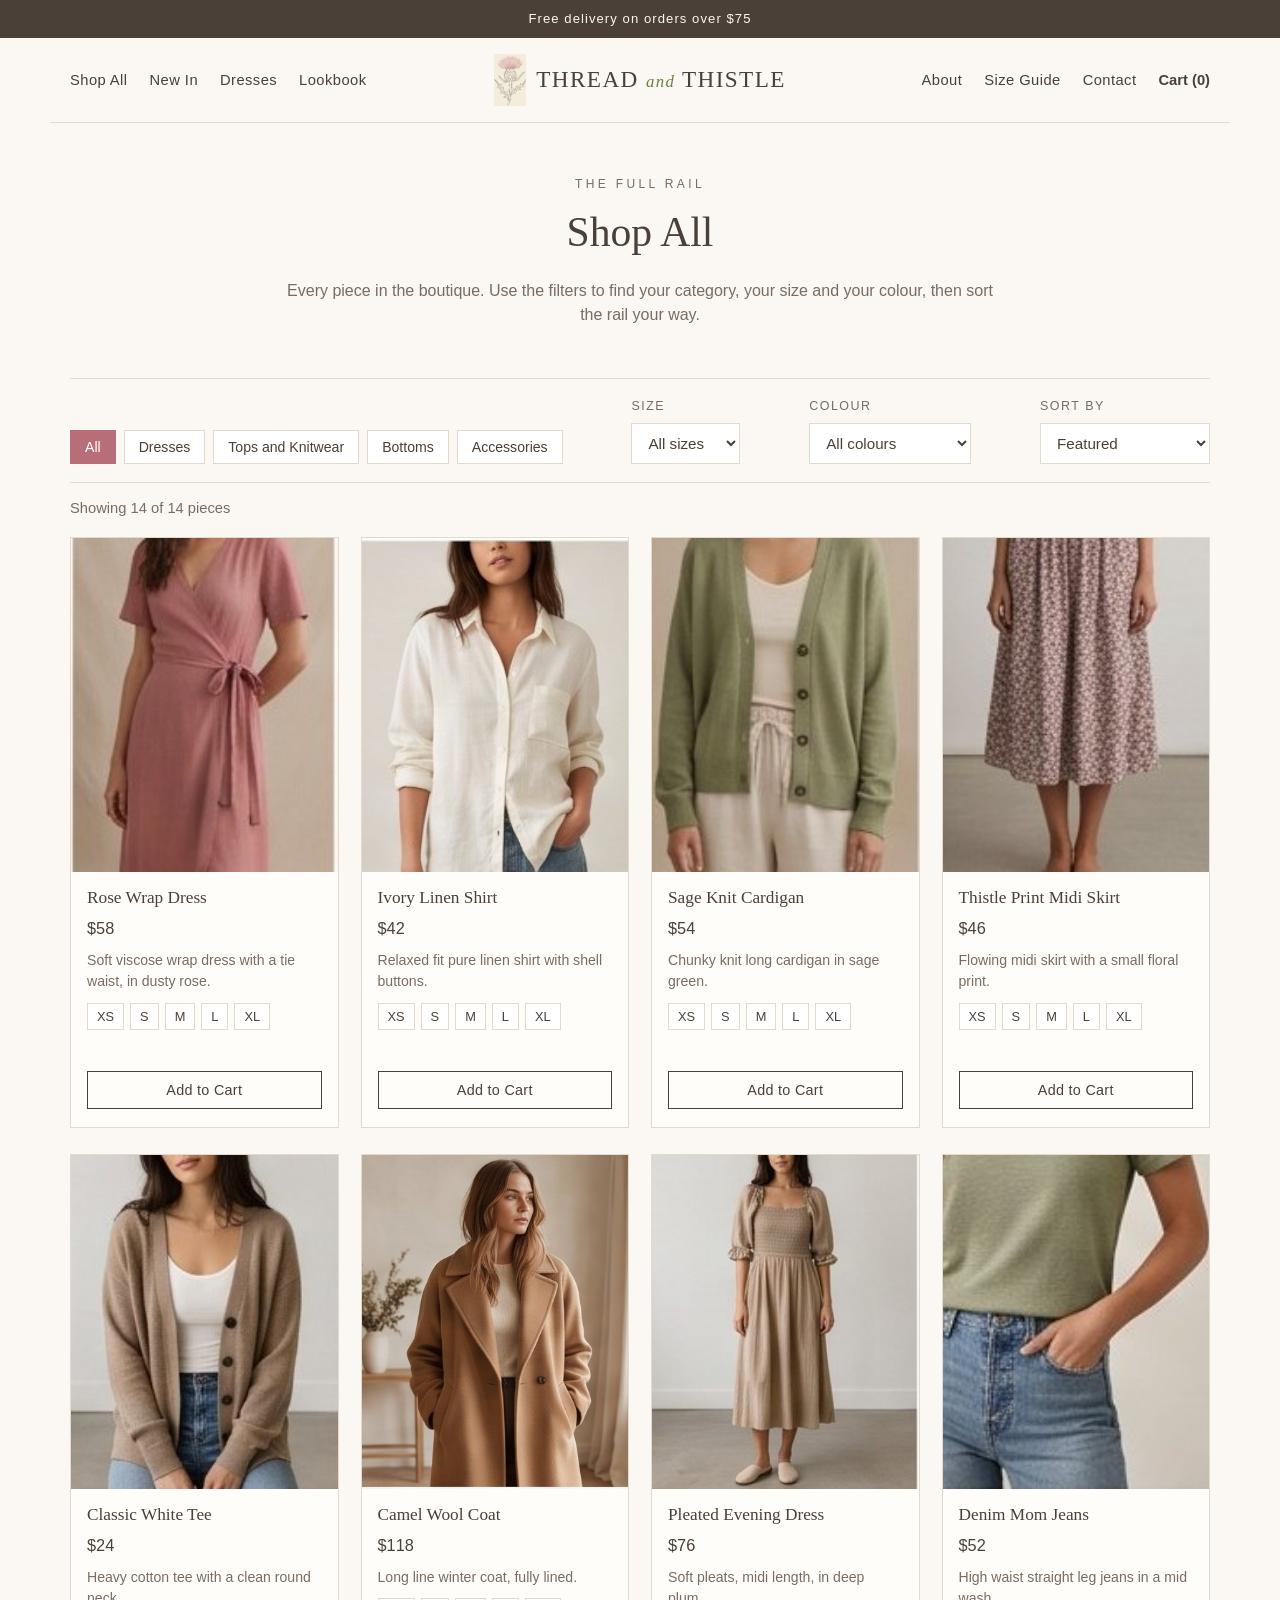
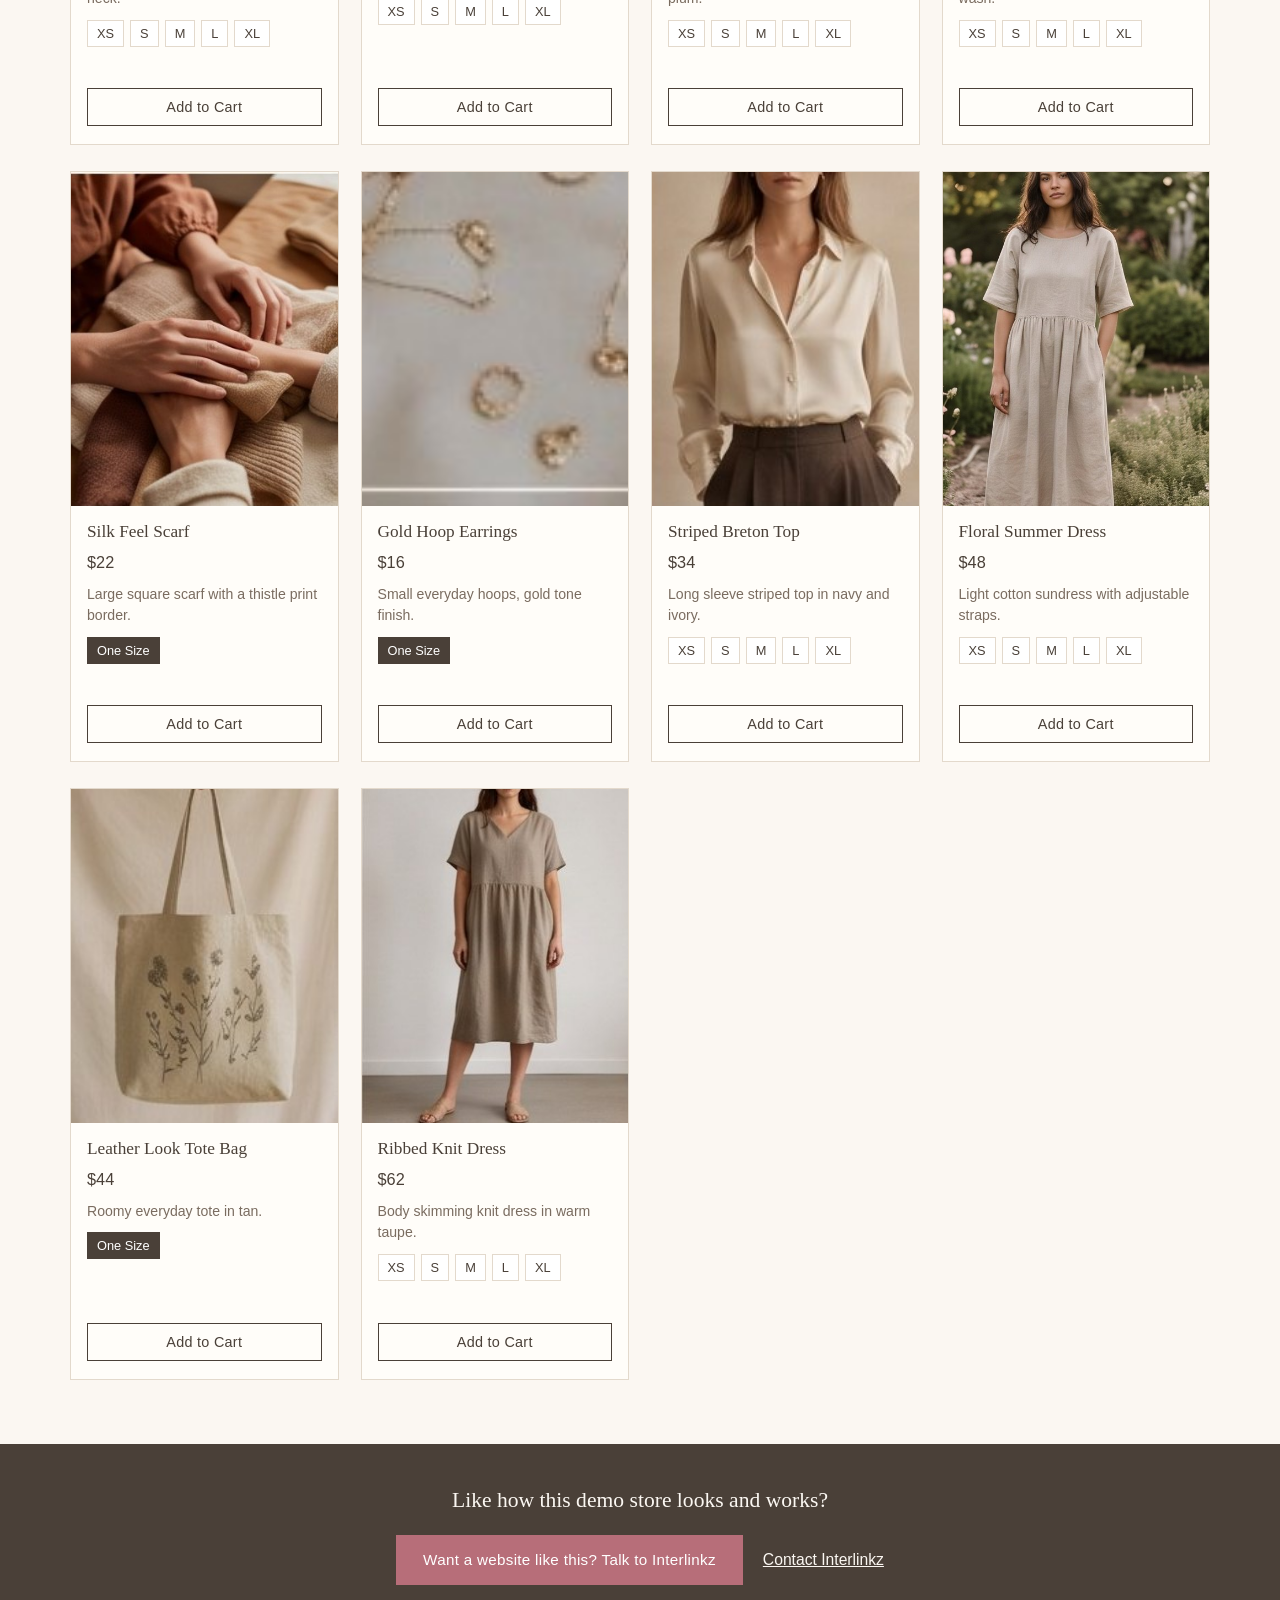
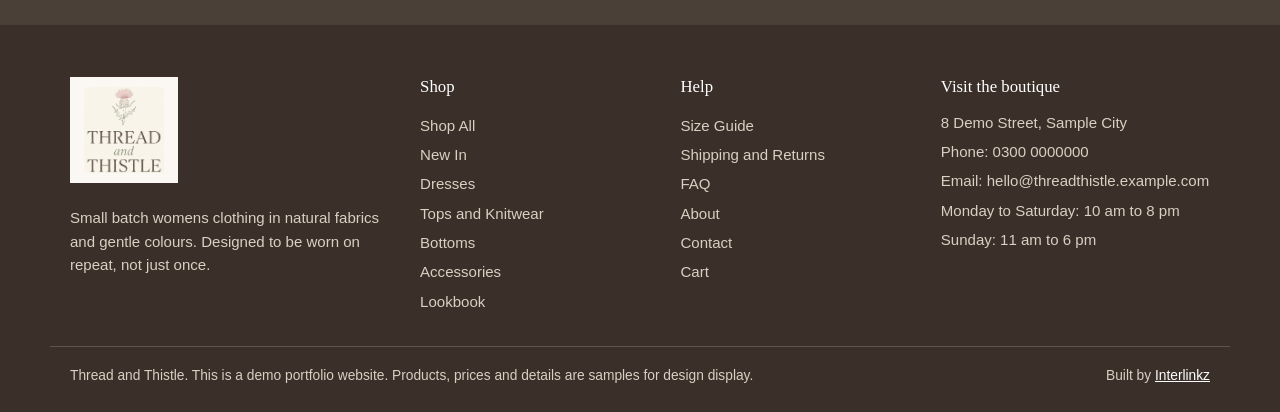
<file: shop.html>
<!DOCTYPE html>
<html lang="en">
<head>
<meta charset="UTF-8">
<meta name="viewport" content="width=device-width, initial-scale=1">
<title>Shop All | Thread and Thistle</title>
<meta name="description" content="Thread and Thistle, a small womens fashion boutique. Soft pieces in natural fabrics and gentle colours. Demo portfolio website.">
<link rel="icon" type="image/png" href="favicon.png">
<link rel="stylesheet" href="css/style.css">
</head>
<body>
<div class="announce">Free delivery on orders over $75</div>
<header class="site-header">
  <button class="nav-toggle" type="button" aria-label="Open menu" aria-expanded="false">
    <svg width="22" height="16" viewBox="0 0 22 16" aria-hidden="true"><path d="M1 1h20M1 8h20M1 15h20" stroke="#4A4038" stroke-width="1.8"/></svg>
  </button>
  <nav class="nav nav-left" aria-label="Shop">
    <a href="shop.html">Shop All</a>
    <a href="collection.html?c=new-in">New In</a>
    <a href="collection.html?c=dresses">Dresses</a>
    <a href="lookbook.html">Lookbook</a>
  </nav>
  <a class="brand" href="index.html" aria-label="Thread and Thistle, home">
    <img class="brand-mark" src="images/logo-mark.jpg" alt="Thread and Thistle thistle mark">
    <span class="brand-name">THREAD <em>and</em> THISTLE</span>
  </a>
  <div class="header-right">
    <nav class="nav nav-right" aria-label="Help and about">
      <a href="about.html">About</a>
      <a href="size-guide.html">Size Guide</a>
      <a href="contact.html">Contact</a>
    </nav>
    <a class="cart-link" href="cart.html">Cart (<span data-cart-count>0</span>)</a>
  </div>
</header>
<nav class="mobile-nav" aria-label="Mobile">
  <a href="shop.html">Shop All</a>
  <a href="collection.html?c=new-in">New In</a>
  <a href="collection.html?c=dresses">Dresses</a>
  <a href="collection.html?c=tops-knitwear">Tops and Knitwear</a>
  <a href="collection.html?c=bottoms">Bottoms</a>
  <a href="collection.html?c=accessories">Accessories</a>
  <a href="lookbook.html">Lookbook</a>
  <a href="about.html">About</a>
  <a href="size-guide.html">Size Guide</a>
  <a href="faq.html">FAQ</a>
  <a href="contact.html">Contact</a>
  <a href="cart.html">Cart</a>
</nav>

<main>
  <section class="page-banner">
    <p class="eyebrow">The full rail</p>
    <h1>Shop All</h1>
    <p>Every piece in the boutique. Use the filters to find your category, your size and your colour, then sort the rail your way.</p>
  </section>
  <section class="section" style="padding-top:26px">
    <div class="wrap">
      <div class="toolbar">
        <div class="pills" role="group" aria-label="Filter by category">
          <button type="button" class="pill selected" data-cat-pill="All">All</button>
          <button type="button" class="pill" data-cat-pill="Dresses">Dresses</button>
          <button type="button" class="pill" data-cat-pill="Tops and Knitwear">Tops and Knitwear</button>
          <button type="button" class="pill" data-cat-pill="Bottoms">Bottoms</button>
          <button type="button" class="pill" data-cat-pill="Accessories">Accessories</button>
        </div>
        <div class="field">
          <label for="filter-size">Size</label>
          <select id="filter-size">
            <option value="All">All sizes</option>
            <option>XS</option><option>S</option><option>M</option><option>L</option><option>XL</option>
            <option>One Size</option>
          </select>
        </div>
        <div class="field">
          <label for="filter-colour">Colour</label>
          <select id="filter-colour"><option value="All">All colours</option></select>
        </div>
        <div class="field">
          <label for="sort-select">Sort by</label>
          <select id="sort-select">
            <option value="featured">Featured</option>
            <option value="price-asc">Price: Low to High</option>
            <option value="price-desc">Price: High to Low</option>
            <option value="name">Name: A to Z</option>
          </select>
        </div>
      </div>
      <p class="results-count" id="shop-count"></p>
      <div class="grid" id="shop-grid"></div>
    </div>
  </section>
</main>
<section class="lead-band">
  <p>Like how this demo store looks and works?</p>
  <div class="lead-band-actions">
    <a class="btn btn-rose" href="https://interlinkz.com/contact">Want a website like this? Talk to Interlinkz</a>
    <a class="lead-contact" href="https://interlinkz.com/contact">Contact Interlinkz</a>
  </div>
</section>
<footer class="site-footer">
  <div class="footer-grid">
    <div>
      <span class="footer-logo-card"><img src="images/logo-lockup.jpg" alt="Thread and Thistle logo"></span>
      <p>Small batch womens clothing in natural fabrics and gentle colours. Designed to be worn on repeat, not just once.</p>
    </div>
    <div>
      <h4>Shop</h4>
      <a href="shop.html">Shop All</a>
      <a href="collection.html?c=new-in">New In</a>
      <a href="collection.html?c=dresses">Dresses</a>
      <a href="collection.html?c=tops-knitwear">Tops and Knitwear</a>
      <a href="collection.html?c=bottoms">Bottoms</a>
      <a href="collection.html?c=accessories">Accessories</a>
      <a href="lookbook.html">Lookbook</a>
    </div>
    <div>
      <h4>Help</h4>
      <a href="size-guide.html">Size Guide</a>
      <a href="shipping-returns.html">Shipping and Returns</a>
      <a href="faq.html">FAQ</a>
      <a href="about.html">About</a>
      <a href="contact.html">Contact</a>
      <a href="cart.html">Cart</a>
    </div>
    <div>
      <h4>Visit the boutique</h4>
      <p>8 Demo Street, Sample City</p>
      <p>Phone: 0300 0000000</p>
      <p>Email: hello@threadthistle.example.com</p>
      <p>Monday to Saturday: 10 am to 8 pm</p>
      <p>Sunday: 11 am to 6 pm</p>
    </div>
  </div>
  <div class="footer-bottom">
    <p>Thread and Thistle. This is a demo portfolio website. Products, prices and details are samples for design display.</p>
    <p>Built by <a href="https://interlinkz.com">Interlinkz</a></p>
  </div>
</footer>
<script src="js/store.js"></script>
</body>
</html>
</file>
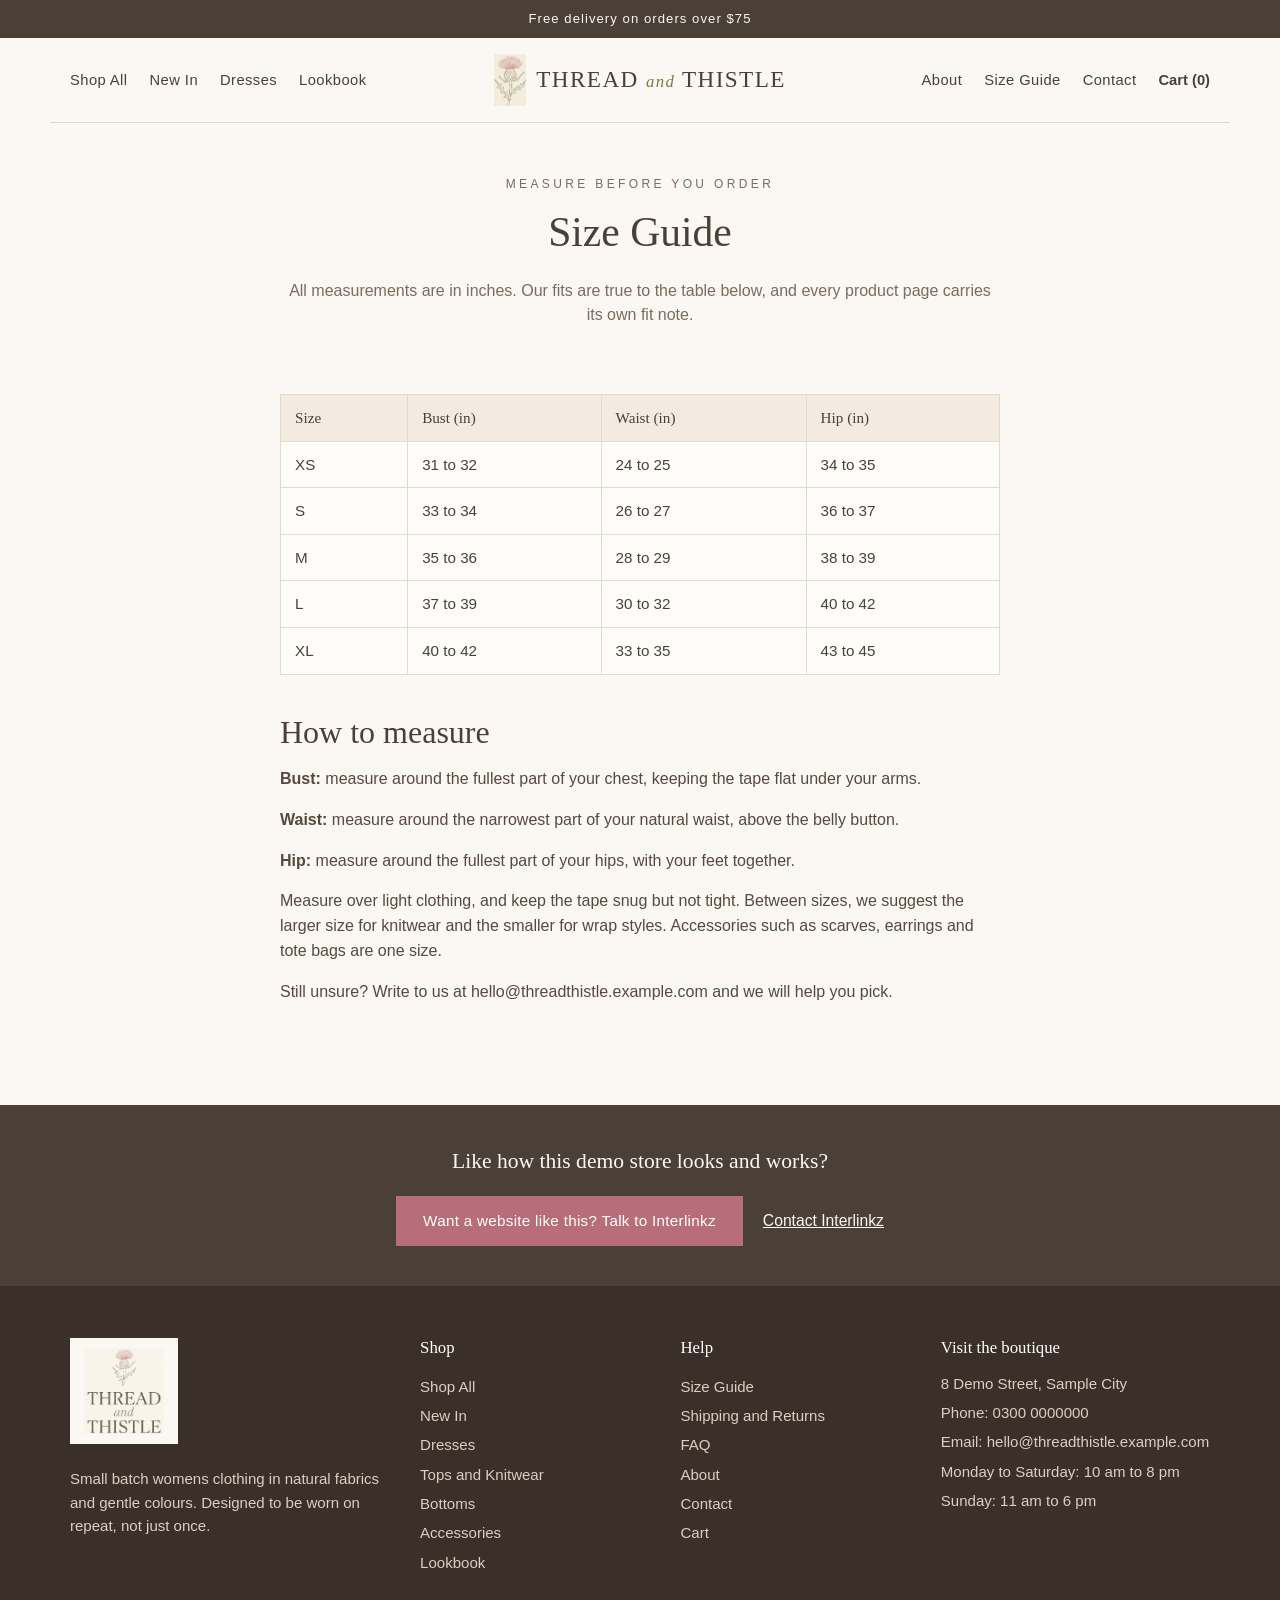
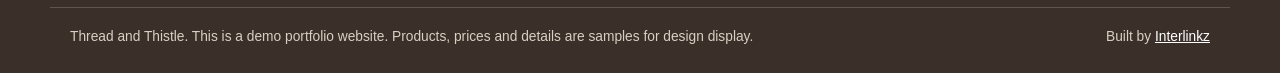
<file: size-guide.html>
<!DOCTYPE html>
<html lang="en">
<head>
<meta charset="UTF-8">
<meta name="viewport" content="width=device-width, initial-scale=1">
<title>Size Guide | Thread and Thistle</title>
<meta name="description" content="Thread and Thistle, a small womens fashion boutique. Soft pieces in natural fabrics and gentle colours. Demo portfolio website.">
<link rel="icon" type="image/png" href="favicon.png">
<link rel="stylesheet" href="css/style.css">
</head>
<body>
<div class="announce">Free delivery on orders over $75</div>
<header class="site-header">
  <button class="nav-toggle" type="button" aria-label="Open menu" aria-expanded="false">
    <svg width="22" height="16" viewBox="0 0 22 16" aria-hidden="true"><path d="M1 1h20M1 8h20M1 15h20" stroke="#4A4038" stroke-width="1.8"/></svg>
  </button>
  <nav class="nav nav-left" aria-label="Shop">
    <a href="shop.html">Shop All</a>
    <a href="collection.html?c=new-in">New In</a>
    <a href="collection.html?c=dresses">Dresses</a>
    <a href="lookbook.html">Lookbook</a>
  </nav>
  <a class="brand" href="index.html" aria-label="Thread and Thistle, home">
    <img class="brand-mark" src="images/logo-mark.jpg" alt="Thread and Thistle thistle mark">
    <span class="brand-name">THREAD <em>and</em> THISTLE</span>
  </a>
  <div class="header-right">
    <nav class="nav nav-right" aria-label="Help and about">
      <a href="about.html">About</a>
      <a href="size-guide.html">Size Guide</a>
      <a href="contact.html">Contact</a>
    </nav>
    <a class="cart-link" href="cart.html">Cart (<span data-cart-count>0</span>)</a>
  </div>
</header>
<nav class="mobile-nav" aria-label="Mobile">
  <a href="shop.html">Shop All</a>
  <a href="collection.html?c=new-in">New In</a>
  <a href="collection.html?c=dresses">Dresses</a>
  <a href="collection.html?c=tops-knitwear">Tops and Knitwear</a>
  <a href="collection.html?c=bottoms">Bottoms</a>
  <a href="collection.html?c=accessories">Accessories</a>
  <a href="lookbook.html">Lookbook</a>
  <a href="about.html">About</a>
  <a href="size-guide.html">Size Guide</a>
  <a href="faq.html">FAQ</a>
  <a href="contact.html">Contact</a>
  <a href="cart.html">Cart</a>
</nav>

<main>
  <section class="page-banner">
    <p class="eyebrow">Measure before you order</p>
    <h1>Size Guide</h1>
    <p>All measurements are in inches. Our fits are true to the table below, and every product page carries its own fit note.</p>
  </section>
  <section class="section" style="padding-top:20px">
    <div class="wrap prose">
      <div class="table-wrap">
        <table class="sizes">
          <thead><tr><th>Size</th><th>Bust (in)</th><th>Waist (in)</th><th>Hip (in)</th></tr></thead>
          <tbody>
            <tr><td>XS</td><td>31 to 32</td><td>24 to 25</td><td>34 to 35</td></tr>
            <tr><td>S</td><td>33 to 34</td><td>26 to 27</td><td>36 to 37</td></tr>
            <tr><td>M</td><td>35 to 36</td><td>28 to 29</td><td>38 to 39</td></tr>
            <tr><td>L</td><td>37 to 39</td><td>30 to 32</td><td>40 to 42</td></tr>
            <tr><td>XL</td><td>40 to 42</td><td>33 to 35</td><td>43 to 45</td></tr>
          </tbody>
        </table>
      </div>
      <h2>How to measure</h2>
      <p><strong>Bust:</strong> measure around the fullest part of your chest, keeping the tape flat under your arms.</p>
      <p><strong>Waist:</strong> measure around the narrowest part of your natural waist, above the belly button.</p>
      <p><strong>Hip:</strong> measure around the fullest part of your hips, with your feet together.</p>
      <p>Measure over light clothing, and keep the tape snug but not tight. Between sizes, we suggest the larger size for knitwear and the smaller for wrap styles. Accessories such as scarves, earrings and tote bags are one size.</p>
      <p>Still unsure? Write to us at hello@threadthistle.example.com and we will help you pick.</p>
    </div>
  </section>
</main>
<section class="lead-band">
  <p>Like how this demo store looks and works?</p>
  <div class="lead-band-actions">
    <a class="btn btn-rose" href="https://interlinkz.com/contact">Want a website like this? Talk to Interlinkz</a>
    <a class="lead-contact" href="https://interlinkz.com/contact">Contact Interlinkz</a>
  </div>
</section>
<footer class="site-footer">
  <div class="footer-grid">
    <div>
      <span class="footer-logo-card"><img src="images/logo-lockup.jpg" alt="Thread and Thistle logo"></span>
      <p>Small batch womens clothing in natural fabrics and gentle colours. Designed to be worn on repeat, not just once.</p>
    </div>
    <div>
      <h4>Shop</h4>
      <a href="shop.html">Shop All</a>
      <a href="collection.html?c=new-in">New In</a>
      <a href="collection.html?c=dresses">Dresses</a>
      <a href="collection.html?c=tops-knitwear">Tops and Knitwear</a>
      <a href="collection.html?c=bottoms">Bottoms</a>
      <a href="collection.html?c=accessories">Accessories</a>
      <a href="lookbook.html">Lookbook</a>
    </div>
    <div>
      <h4>Help</h4>
      <a href="size-guide.html">Size Guide</a>
      <a href="shipping-returns.html">Shipping and Returns</a>
      <a href="faq.html">FAQ</a>
      <a href="about.html">About</a>
      <a href="contact.html">Contact</a>
      <a href="cart.html">Cart</a>
    </div>
    <div>
      <h4>Visit the boutique</h4>
      <p>8 Demo Street, Sample City</p>
      <p>Phone: 0300 0000000</p>
      <p>Email: hello@threadthistle.example.com</p>
      <p>Monday to Saturday: 10 am to 8 pm</p>
      <p>Sunday: 11 am to 6 pm</p>
    </div>
  </div>
  <div class="footer-bottom">
    <p>Thread and Thistle. This is a demo portfolio website. Products, prices and details are samples for design display.</p>
    <p>Built by <a href="https://interlinkz.com">Interlinkz</a></p>
  </div>
</footer>
<script src="js/store.js"></script>
</body>
</html>
</file>
<file: css/style.css>
/* Thread and Thistle, demo boutique store */
:root{
  --ivory:#FBF7F2;
  --ivory-deep:#F3EBE0;
  --rose:#B76E79;
  --rose-dark:#9E5561;
  --sage:#8A9A5B;
  --sage-dark:#71803F;
  --taupe:#4A4038;
  --taupe-soft:#7A6C60;
  --line:#E3D9CC;
  --white:#FFFFFF;
  --error:#B3402F;
  --serif:Georgia,'Palatino Linotype','Book Antiqua','Times New Roman',serif;
  --sans:-apple-system,BlinkMacSystemFont,'Segoe UI',Helvetica,Arial,sans-serif;
}
*{box-sizing:border-box}
html{-webkit-text-size-adjust:100%;text-size-adjust:100%}
body{margin:0;background:var(--ivory);color:var(--taupe);font-family:var(--sans);font-size:16px;line-height:1.55}
img{max-width:100%;display:block}
a{color:var(--rose-dark)}
h1,h2,h3,h4{font-family:var(--serif);font-weight:500;color:var(--taupe);margin:0 0 .5em;line-height:1.2}
h1{font-size:2.6rem}
h2{font-size:2rem}
h3{font-size:1.25rem}
p{margin:0 0 1em}
.wrap{max-width:1180px;margin:0 auto;padding:0 20px}
.btn{display:inline-block;padding:12px 26px;border:1px solid var(--taupe);background:var(--taupe);color:#fff;font-family:var(--sans);font-size:.95rem;letter-spacing:.02em;text-decoration:none;cursor:pointer;text-align:center;transition:background .2s ease,color .2s ease}
.btn:hover{background:#382F29}
.btn-rose{background:var(--rose);border-color:var(--rose)}
.btn-rose:hover{background:var(--rose-dark);border-color:var(--rose-dark)}
.btn-outline{background:transparent;color:var(--taupe)}
.btn-outline:hover{background:var(--taupe);color:#fff}
.btn-sage{background:var(--sage);border-color:var(--sage)}
.btn-sage:hover{background:var(--sage-dark);border-color:var(--sage-dark)}
.btn[disabled]{opacity:.55;cursor:default}
.eyebrow{letter-spacing:.28em;text-transform:uppercase;font-size:.75rem;color:var(--rose-dark);margin-bottom:14px}
.section{padding:64px 0}
.section-head{max-width:640px;margin:0 auto 36px;text-align:center}
.section-head p{color:var(--taupe-soft)}
.msg{font-size:.9rem;min-height:1.2em;margin:8px 0 0}
.msg.error{color:var(--error)}
.msg.ok{color:var(--sage-dark)}

/* Announcement + header */
.announce{background:var(--taupe);color:var(--ivory);text-align:center;font-size:.82rem;letter-spacing:.08em;padding:9px 12px}
.site-header{position:relative;display:grid;grid-template-columns:1fr auto 1fr;align-items:center;gap:16px;max-width:1180px;margin:0 auto;padding:16px 20px;border-bottom:1px solid var(--line)}
.nav{display:flex;gap:22px;align-items:center}
.nav a{color:var(--taupe);text-decoration:none;font-size:.92rem;letter-spacing:.03em;white-space:nowrap}
.nav a:hover{color:var(--rose-dark)}
.nav-right{justify-content:flex-end}
.header-right{display:flex;gap:22px;align-items:center;justify-content:flex-end}
.header-right .cart-link{color:var(--taupe);text-decoration:none;font-size:.92rem;white-space:nowrap}
.header-right .cart-link:hover{color:var(--rose-dark)}
.brand{display:flex;align-items:center;gap:10px;text-decoration:none;color:var(--taupe)}
.brand-mark{height:52px;width:auto;mix-blend-mode:multiply}
.brand-name{font-family:var(--serif);font-size:1.45rem;letter-spacing:.06em;white-space:nowrap}
.brand-name em{font-style:italic;color:var(--sage-dark);font-size:1.05rem}
.cart-link{font-weight:600}
.nav-toggle{display:none;background:none;border:1px solid var(--line);width:42px;height:42px;cursor:pointer;align-items:center;justify-content:center}
.mobile-nav{display:none;border-bottom:1px solid var(--line);background:var(--ivory)}
.mobile-nav.open{display:block}
.mobile-nav a{display:block;padding:13px 20px;color:var(--taupe);text-decoration:none;border-top:1px solid var(--line);font-size:.98rem}
.mobile-nav a:first-child{border-top:none}

/* Hero */
.hero{text-align:center;padding:64px 20px 10px;max-width:820px;margin:0 auto}
.hero h1{font-size:3.2rem;margin-bottom:18px}
.hero .sub{font-size:1.12rem;color:var(--taupe-soft);max-width:620px;margin:0 auto 28px}
.hero-actions{display:flex;gap:14px;justify-content:center;flex-wrap:wrap}
.hero-photo{max-width:1180px;margin:38px auto 0;padding:0 20px}
.hero-photo img{width:100%;height:auto;border:1px solid var(--line)}

/* Featured coat block */
.feature-block{display:grid;grid-template-columns:1fr 1fr;gap:0;border:1px solid var(--line);background:#FFFDF9;margin-bottom:44px}
.feature-block img{width:100%;height:100%;object-fit:cover}
.feature-text{padding:48px 44px;display:flex;flex-direction:column;justify-content:center;align-items:flex-start}
.feature-text .price{font-size:1.3rem;margin-bottom:14px}
.feature-text p{color:var(--taupe-soft)}

/* Product cards */
.grid{display:grid;grid-template-columns:repeat(4,1fr);gap:26px 22px}
.card{background:#FFFDF9;border:1px solid var(--line);display:flex;flex-direction:column}
.card-media img{width:100%;aspect-ratio:4/5;object-fit:cover}
.card-body{padding:16px 16px 18px;display:flex;flex-direction:column;gap:8px;flex:1}
.card-name{font-size:1.08rem;margin:0}
.card-name a{color:var(--taupe);text-decoration:none}
.card-name a:hover{color:var(--rose-dark)}
.card-price{font-size:1.02rem;margin:0;white-space:nowrap}
.card-blurb{font-size:.88rem;color:var(--taupe-soft);margin:0}
.size-row{display:flex;flex-wrap:wrap;gap:6px;margin-top:2px}
.size-chip{border:1px solid var(--line);background:#fff;color:var(--taupe);font-size:.8rem;padding:5px 9px;cursor:pointer;font-family:var(--sans)}
.size-chip:hover{border-color:var(--taupe)}
.size-chip.selected{background:var(--taupe);color:#fff;border-color:var(--taupe)}
.card-add{margin-top:auto;padding:10px 14px;font-size:.9rem}

/* Collection tiles */
.tiles{display:grid;grid-template-columns:repeat(3,1fr);gap:22px}
.tile{position:relative;text-decoration:none;color:#fff;overflow:hidden;border:1px solid var(--line)}
.tile img{width:100%;aspect-ratio:4/3;object-fit:cover}
.tile span{position:absolute;left:0;right:0;bottom:0;background:rgba(58,48,40,.72);color:#fff;font-family:var(--serif);font-size:1.15rem;padding:12px 16px;letter-spacing:.03em}

/* Promise strip */
.promise{background:var(--ivory-deep);border-top:1px solid var(--line);border-bottom:1px solid var(--line)}
.promise-grid{display:grid;grid-template-columns:repeat(3,1fr);gap:28px;text-align:center}
.promise-item svg{width:44px;height:44px;stroke:var(--rose);fill:none;stroke-width:1.4;margin:0 auto 10px}
.promise-item h3{margin-bottom:6px}
.promise-item p{color:var(--taupe-soft);font-size:.94rem;margin:0}

/* Story strip */
.story{display:grid;grid-template-columns:1fr 1fr;gap:44px;align-items:center}
.story img{border:1px solid var(--line);width:100%}
.story p{color:var(--taupe-soft)}

/* Newsletter */
.newsletter{background:var(--sage);color:#fff;text-align:center}
.newsletter h2{color:#fff}
.newsletter p{max-width:560px;margin:0 auto 22px}
.newsletter-form{display:flex;gap:10px;justify-content:center;flex-wrap:wrap;max-width:520px;margin:0 auto}
.newsletter-form input{flex:1;min-width:230px;padding:12px 14px;border:1px solid #fff;font-size:1rem;font-family:var(--sans)}
.newsletter .msg{color:#fff}
.newsletter .msg.error{color:#FFE1DC}

/* Shop toolbar */
.toolbar{display:flex;flex-wrap:wrap;gap:14px 22px;align-items:flex-end;justify-content:space-between;border-top:1px solid var(--line);border-bottom:1px solid var(--line);padding:18px 0;margin-bottom:14px}
.pills{display:flex;flex-wrap:wrap;gap:8px}
.pill{border:1px solid var(--line);background:#fff;padding:8px 14px;font-size:.88rem;cursor:pointer;color:var(--taupe);font-family:var(--sans)}
.pill.selected{background:var(--rose);border-color:var(--rose);color:#fff}
.field label{display:block;font-size:.78rem;letter-spacing:.12em;text-transform:uppercase;color:var(--taupe-soft);margin-bottom:6px}
.field select,.field input,.field textarea{padding:10px 12px;border:1px solid var(--line);background:#fff;font-size:.95rem;font-family:var(--sans);color:var(--taupe);width:100%}
.results-count{color:var(--taupe-soft);font-size:.92rem;margin:0 0 18px}

/* Page banner */
.page-banner{text-align:center;padding:52px 20px 8px;max-width:760px;margin:0 auto}
.page-banner p{color:var(--taupe-soft)}

/* Product page */
.crumbs{font-size:.88rem;color:var(--taupe-soft);padding:22px 0 0}
.crumbs a{color:var(--taupe-soft)}
.product-layout{display:grid;grid-template-columns:1fr 1fr;gap:48px;padding:26px 0 64px}
.gallery-main{border:1px solid var(--line);background:#FFFDF9}
.gallery-main img{width:100%;aspect-ratio:4/5;object-fit:cover}
.gallery-thumbs{display:flex;gap:10px;margin-top:10px}
.gallery-thumbs button{border:1px solid var(--line);padding:0;background:#fff;cursor:pointer;width:84px}
.gallery-thumbs button.selected{border-color:var(--taupe)}
.gallery-thumbs img{width:100%;aspect-ratio:4/5;object-fit:cover}
.product-info .price{font-size:1.5rem;margin:6px 0 14px;white-space:nowrap}
.product-info .blurb{color:var(--taupe-soft)}
.opt-label{font-size:.8rem;letter-spacing:.12em;text-transform:uppercase;color:var(--taupe-soft);margin:20px 0 8px}
.colour-row{display:flex;flex-wrap:wrap;gap:8px}
.colour-btn{display:flex;align-items:center;gap:8px;border:1px solid var(--line);background:#fff;padding:7px 12px 7px 8px;cursor:pointer;font-family:var(--sans);font-size:.88rem;color:var(--taupe)}
.colour-btn.selected{border-color:var(--taupe)}
.colour-dot{width:18px;height:18px;border-radius:50%;border:1px solid var(--line);display:inline-block}
.qty-row{display:flex;align-items:center;gap:14px;margin:22px 0}
.qty-ctrl{display:flex;align-items:center;border:1px solid var(--line);background:#fff}
.qty-ctrl button{width:38px;height:40px;background:none;border:none;font-size:1.1rem;cursor:pointer;color:var(--taupe)}
.qty-ctrl output{min-width:30px;text-align:center;font-size:1rem}
.notes{border-top:1px solid var(--line);margin-top:30px;padding-top:8px}
.notes div{display:grid;grid-template-columns:90px 1fr;gap:12px;padding:9px 0;border-bottom:1px solid var(--line);font-size:.95rem}
.notes dt{color:var(--taupe-soft);letter-spacing:.06em;text-transform:uppercase;font-size:.78rem;padding-top:3px}
.notes dd{margin:0}
.ship-note{background:var(--ivory-deep);padding:14px 16px;font-size:.92rem;margin-top:20px}

/* Lookbook */
.look-grid{display:grid;grid-template-columns:repeat(3,1fr);gap:22px}
.look{margin:0;background:#FFFDF9;border:1px solid var(--line)}
.look img{width:100%;aspect-ratio:4/5;object-fit:cover}
.look figcaption{padding:14px 16px 16px}
.look figcaption p{margin:0 0 8px;font-size:.95rem}
.look figcaption a{font-size:.9rem}

/* Content pages */
.prose{max-width:760px;margin:0 auto;padding-bottom:20px}
.prose p{color:#57493F}
.prose h2{margin-top:38px}
.table-wrap{overflow-x:auto;margin:22px 0}
table.sizes{border-collapse:collapse;width:100%;min-width:480px;background:#FFFDF9}
table.sizes th,table.sizes td{border:1px solid var(--line);padding:11px 14px;text-align:left;font-size:.95rem}
table.sizes th{font-family:var(--serif);font-weight:500;background:var(--ivory-deep)}

/* FAQ */
.faq-list{max-width:820px;margin:0 auto}
.faq-item{border:1px solid var(--line);background:#FFFDF9;margin-bottom:12px}
.faq-item summary{cursor:pointer;padding:17px 20px;font-family:var(--serif);font-size:1.12rem;list-style:none}
.faq-item summary::-webkit-details-marker{display:none}
.faq-item summary::after{content:"+";float:right;color:var(--rose);font-size:1.3rem;line-height:1}
.faq-item[open ] summary::after{content:"-"}
.faq-item .faq-body{padding:0 20px 18px;color:#57493F}

/* Cart + checkout */
.cart-layout{display:grid;grid-template-columns:1fr 340px;gap:36px;padding-bottom:64px;align-items:start}
.cart-line{display:grid;grid-template-columns:84px 1fr auto;gap:16px;padding:18px 0;border-bottom:1px solid var(--line);align-items:center}
.cart-line img{width:84px;aspect-ratio:4/5;object-fit:cover;border:1px solid var(--line)}
.cart-line h3{font-size:1.05rem;margin-bottom:2px}
.cart-line .meta{font-size:.88rem;color:var(--taupe-soft);margin:0}
.cart-line .line-total{font-weight:600;white-space:nowrap;text-align:right}
.remove-btn{background:none;border:none;color:var(--rose-dark);cursor:pointer;font-size:.86rem;padding:4px 0;text-decoration:underline}
.summary{background:#FFFDF9;border:1px solid var(--line);padding:24px}
.summary h3{margin-bottom:16px}
.summary .row{display:flex;justify-content:space-between;padding:7px 0;font-size:.97rem}
.summary .row.total{border-top:1px solid var(--line);margin-top:10px;padding-top:14px;font-size:1.12rem;font-weight:600}
.summary .btn{width:100%;margin-top:14px}
.free-note{background:var(--ivory-deep);border-left:3px solid var(--sage);padding:12px 14px;font-size:.92rem;margin-bottom:18px}
.form-grid{display:grid;grid-template-columns:1fr 1fr;gap:16px}
.form-grid .full{grid-column:1/-1}
.field .err{display:none;color:var(--error);font-size:.83rem;margin-top:5px}
.field.invalid input,.field.invalid textarea,.field.invalid select{border-color:var(--error)}
.field.invalid .err{display:block}
.radio-row{display:flex;flex-direction:column;gap:10px}
.radio-card{border:1px solid var(--line);background:#fff;padding:13px 15px;display:flex;gap:10px;align-items:flex-start;cursor:pointer;font-size:.95rem}
.radio-card small{display:block;color:var(--taupe-soft)}
.success-box{text-align:center;max-width:620px;margin:0 auto;padding:30px 0 70px}
.success-box .tick{width:70px;height:70px;border:2px solid var(--sage);border-radius:50%;color:var(--sage-dark);font-size:2rem;line-height:66px;margin:0 auto 20px;font-family:var(--serif)}

/* Contact */
.contact-grid{display:grid;grid-template-columns:1fr 1.2fr;gap:44px;padding-bottom:64px}
.contact-block p{margin-bottom:6px}
.contact-block h3{margin-top:24px}
.contact-block h3:first-child{margin-top:0}

/* Lead band + footer */
.lead-band{background:var(--taupe);color:var(--ivory);text-align:center;padding:40px 20px}
.lead-band p{font-family:var(--serif);font-size:1.35rem;margin-bottom:18px;color:var(--ivory)}
.lead-band-actions{display:flex;gap:20px;justify-content:center;align-items:center;flex-wrap:wrap}
.lead-contact{color:var(--ivory);text-decoration:underline;font-size:.98rem}
.site-footer{background:#3A3029;color:#D9CFC2}
.footer-grid{display:grid;grid-template-columns:1.4fr 1fr 1fr 1.2fr;gap:36px;max-width:1180px;margin:0 auto;padding:52px 20px 30px}
.footer-grid h4{color:#fff;font-size:1.05rem;margin-bottom:14px}
.footer-grid a{color:#D9CFC2;text-decoration:none;display:block;padding:3px 0;font-size:.94rem}
.footer-grid a:hover{color:#fff;text-decoration:underline}
.footer-grid p{font-size:.94rem;margin-bottom:6px}
.footer-logo-card{background:var(--ivory);display:inline-block;padding:10px 14px;margin-bottom:16px}
.footer-logo-card img{height:86px;width:auto}
.footer-bottom{border-top:1px solid rgba(255,255,255,.18);max-width:1180px;margin:0 auto;padding:18px 20px 26px;display:flex;justify-content:space-between;gap:14px;flex-wrap:wrap;font-size:.86rem}
.footer-bottom a{color:#fff}
.footer-bottom p{margin:0}

/* Responsive */
@media (max-width:1020px){
  .grid{grid-template-columns:repeat(3,1fr)}
  .look-grid{grid-template-columns:repeat(2,1fr)}
  .nav{gap:15px}
  .brand-name{font-size:1.25rem}
}
@media (max-width:860px){
  .nav{display:none}
  .nav-toggle{display:flex;justify-self:start}
  .site-header{grid-template-columns:auto 1fr auto}
  .brand{justify-self:center}
  .cart-link{justify-self:end;font-size:.92rem}
  .feature-block{grid-template-columns:1fr}
  .feature-block img{aspect-ratio:4/3}
  .product-layout{grid-template-columns:1fr;gap:28px}
  .story{grid-template-columns:1fr}
  .cart-layout{grid-template-columns:1fr}
  .contact-grid{grid-template-columns:1fr}
  .footer-grid{grid-template-columns:1fr 1fr}
  .tiles{grid-template-columns:repeat(2,1fr)}
  .promise-grid{grid-template-columns:1fr;gap:20px}
  h1{font-size:2.1rem}
  .hero h1{font-size:2.4rem}
  .section{padding:46px 0}
}
@media (max-width:560px){
  .grid{grid-template-columns:repeat(2,1fr);gap:18px 12px}
  .card-body{padding:12px 12px 14px}
  .card-name{font-size:.98rem}
  .look-grid{grid-template-columns:1fr}
  .tiles{grid-template-columns:1fr}
  .form-grid{grid-template-columns:1fr}
  .brand-mark{height:42px}
  .brand-name{font-size:1.08rem}
  .footer-grid{grid-template-columns:1fr}
  .hero-actions .btn{width:100%}
  .feature-text{padding:30px 22px}
}
</file>
